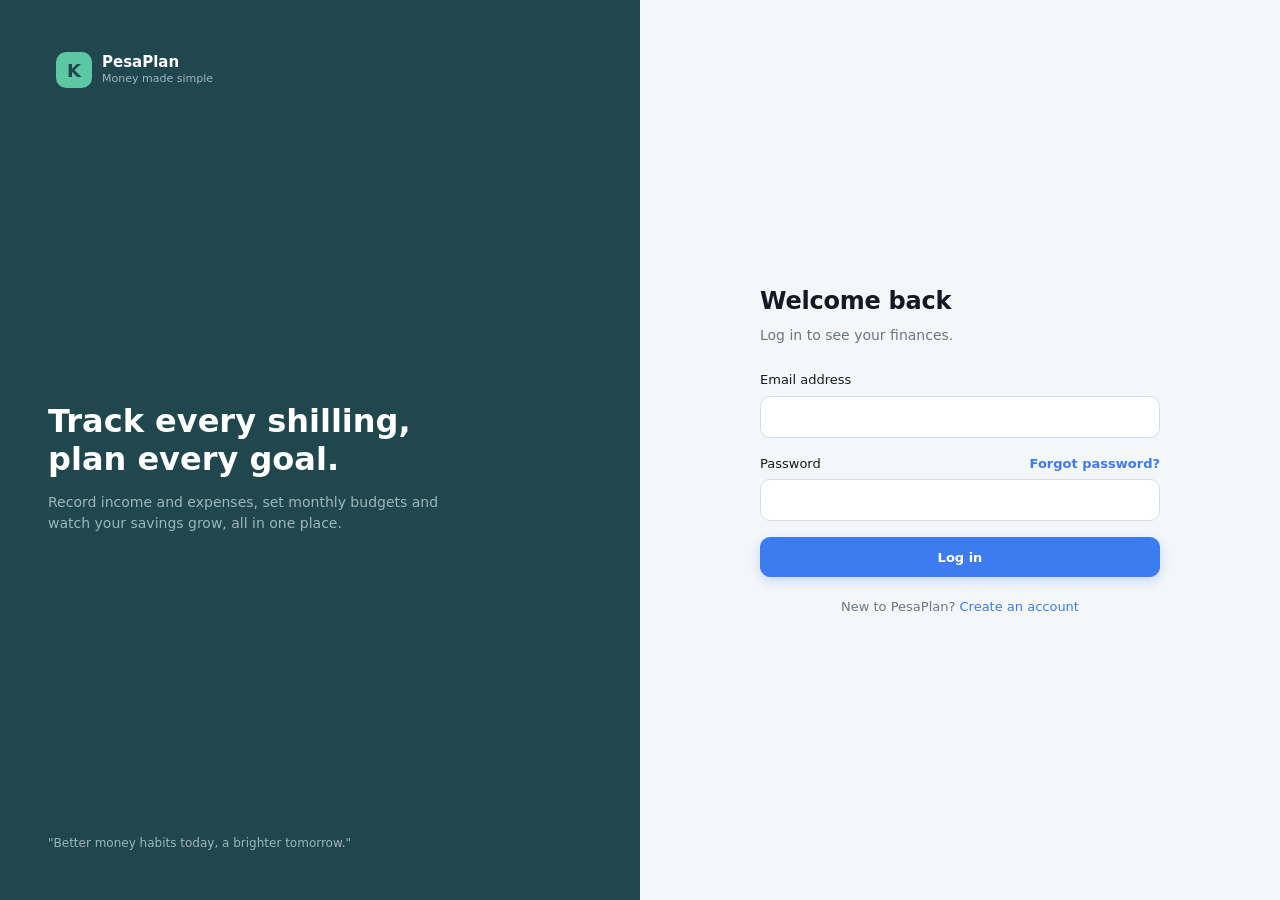
<file: index.html>
<!doctype html>
<html lang="en">
<head>
  <meta charset="utf-8">
  <title>PesaPlan</title>
  <meta http-equiv="refresh" content="0; url=pages/login.html">
</head>
<body>
  <p><a href="pages/login.html">Open PesaPlan</a></p>
</body>
</html>
</file>
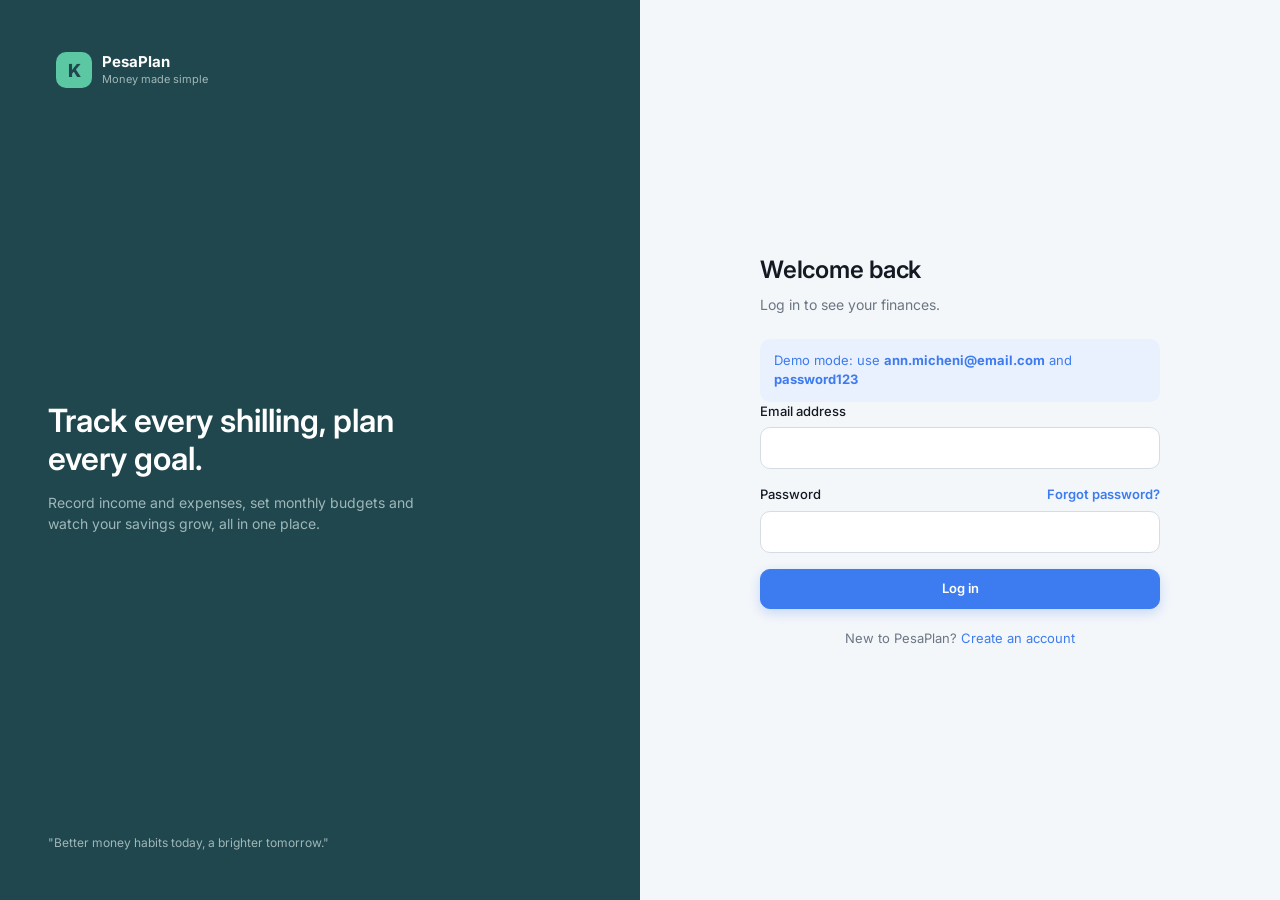
<file: pages/add-transaction.html>
<!doctype html>
<html lang="en">
<head>
  <meta charset="utf-8">
  <meta name="viewport" content="width=device-width, initial-scale=1">
  <title>Add transaction | PesaPlan</title>
  <link rel="icon" href="../assets/img/favicon.svg" type="image/svg+xml">
  <link rel="preconnect" href="https://fonts.googleapis.com">
  <link rel="preconnect" href="https://fonts.gstatic.com" crossorigin>
  <link href="https://fonts.googleapis.com/css2?family=Inter:wght@400;500;600;700;800&display=swap" rel="stylesheet">
  <link rel="stylesheet" href="../assets/css/base.css">
  <link rel="stylesheet" href="../assets/css/layout.css">
  <link rel="stylesheet" href="../assets/css/components.css">
  <link rel="stylesheet" href="../assets/css/pages.css">
</head>
<body>
  <div class="app">
    <aside id="sidebar" class="sidebar"></aside>
    <div class="main">
      <header id="topbar" class="topbar"></header>

      <main class="content">
        <nav class="breadcrumb" aria-label="Breadcrumb">
          <a href="dashboard.html">Dashboard</a><span>›</span>
          <a href="transactions.html">Transactions</a><span>›</span>
          <span class="current" id="crumb">Add transaction</span>
        </nav>
        <div class="page-header">
          <div>
            <h1 id="page-title">Add Transaction</h1>
            <p>Record income or expenses to keep your finances up to date.</p>
          </div>
        </div>

        <div class="tx-layout">
          <section class="card">
            <div class="card-header">
              <div>
                <h2>Transaction details</h2>
                <p>Fields marked with an asterisk are required.</p>
              </div>
            </div>

            <form id="tx-form" novalidate>
              <fieldset class="field" style="border:none;padding:0;margin:0">
                <legend class="label" style="margin-bottom:6px">Transaction type *</legend>
                <div class="choice-group">
                  <label class="choice expense">
                    <input type="radio" name="type" value="EXPENSE" checked>
                    <svg viewBox="0 0 24 24" fill="none" stroke="currentColor" stroke-width="2" stroke-linecap="round"><path d="M7 17 17 7M8 7h9v9"/></svg>
                    Expense<span class="radio"></span>
                  </label>
                  <label class="choice income">
                    <input type="radio" name="type" value="INCOME">
                    <svg viewBox="0 0 24 24" fill="none" stroke="currentColor" stroke-width="2" stroke-linecap="round"><path d="M17 7 7 17M16 17H7V8"/></svg>
                    Income<span class="radio"></span>
                  </label>
                </div>
              </fieldset>

              <div class="form-grid">
                <div class="field">
                  <label for="amount">Amount *</label>
                  <div class="input-group">
                    <span class="addon" id="currency-addon">KES</span>
                    <input class="input" id="amount" name="amount" type="number" inputmode="decimal" min="0.01" step="0.01" placeholder="0.00" required>
                  </div>
                </div>
                <div class="field">
                  <label for="categoryId">Category *</label>
                  <select class="select" id="categoryId" name="categoryId" required></select>
                  <span class="hint">Used for monthly spending reports</span>
                </div>
                <div class="field">
                  <label for="date">Date *</label>
                  <input class="input" id="date" name="date" type="date" required>
                </div>
                <div class="field">
                  <label for="paymentMethod">Account / payment method *</label>
                  <select class="select" id="paymentMethod" name="paymentMethod" required></select>
                </div>
                <div class="field full">
                  <div style="display:flex;justify-content:space-between">
                    <label for="description">Description or note</label>
                    <span class="hint" id="char-count">0 / 120</span>
                  </div>
                  <textarea class="textarea" id="description" name="description" maxlength="120" placeholder="Add a note..."></textarea>
                </div>
              </div>

              <div class="alert" id="form-error" hidden></div>

              <div class="tx-actions">
                <a class="btn" href="transactions.html">Cancel</a>
                <button class="btn btn-primary" type="submit" id="save-btn">
                  <svg viewBox="0 0 24 24" fill="none" stroke="currentColor" stroke-width="2" stroke-linecap="round"><path d="M20 6 9 17l-5-5"/></svg>
                  Save Transaction
                </button>
              </div>
            </form>
          </section>

          <aside>
            <section class="card summary-card">
              <div style="display:flex;justify-content:space-between;align-items:center">
                <h2>Transaction summary</h2>
                <span class="badge danger" id="sum-type">Expense</span>
              </div>
              <div class="small muted" style="margin-top:16px;text-transform:uppercase;letter-spacing:.04em">Total amount</div>
              <div class="total" id="sum-amount">KES 0.00</div>
              <dl>
                <dt>Category</dt><dd id="sum-category">Not chosen</dd>
                <dt>Account</dt><dd id="sum-method">Not chosen</dd>
                <dt>Date</dt><dd id="sum-date">Today</dd>
              </dl>
              <div class="balance-box" id="balance-box">
                <div class="label">Balance after saving</div>
                <div class="value" id="sum-balance">...</div>
              </div>
            </section>
            <div class="tip-card">
              <strong>Keep your reports accurate</strong>
              Choose the closest category so your budget and monthly insights stay useful.
            </div>
          </aside>
        </div>
      </main>
    </div>
  </div>
  <script type="module" src="../assets/js/pages/add-transaction.js"></script>
</body>
</html>
</file>
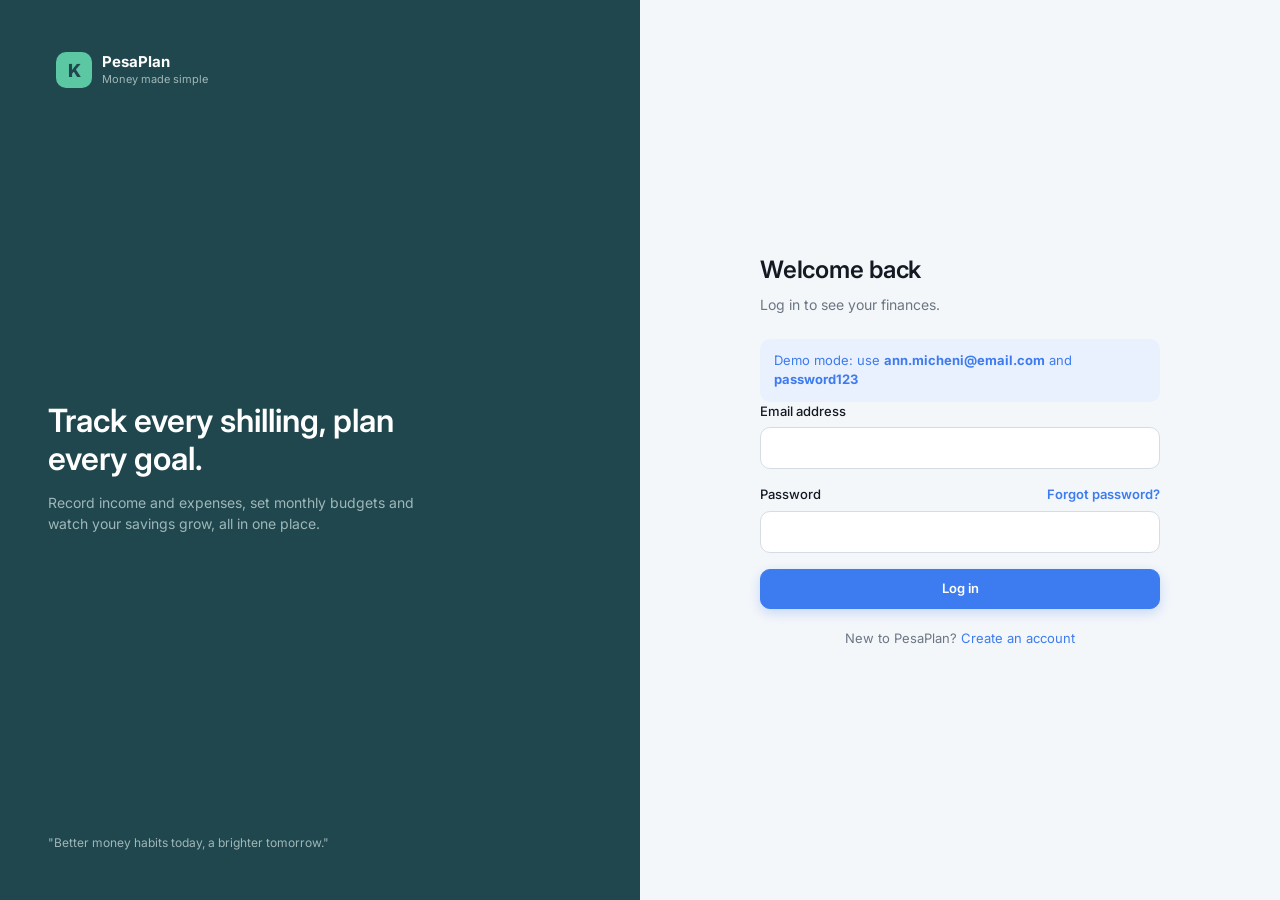
<file: pages/budgets.html>
<!doctype html>
<html lang="en">
<head>
  <meta charset="utf-8">
  <meta name="viewport" content="width=device-width, initial-scale=1">
  <title>Budgets | PesaPlan</title>
  <link rel="icon" href="../assets/img/favicon.svg" type="image/svg+xml">
  <link rel="preconnect" href="https://fonts.googleapis.com">
  <link rel="preconnect" href="https://fonts.gstatic.com" crossorigin>
  <link href="https://fonts.googleapis.com/css2?family=Inter:wght@400;500;600;700;800&display=swap" rel="stylesheet">
  <link rel="stylesheet" href="../assets/css/base.css">
  <link rel="stylesheet" href="../assets/css/layout.css">
  <link rel="stylesheet" href="../assets/css/components.css">
  <link rel="stylesheet" href="../assets/css/pages.css">
</head>
<body>
  <div class="app">
    <aside id="sidebar" class="sidebar"></aside>
    <div class="main">
      <header id="topbar" class="topbar"></header>

      <main class="content">
        <div class="page-header">
          <div>
            <h1>Budgets</h1>
            <p>Plan your spending and stay on track this month.</p>
          </div>
          <button class="btn btn-primary" id="create-budget">
            <svg viewBox="0 0 24 24" fill="none" stroke="currentColor" stroke-width="2" stroke-linecap="round"><path d="M12 5v14M5 12h14"/></svg>
            Create budget
          </button>
        </div>

        <section class="grid cols-3" id="stats">
          <div class="card skeleton" style="height:112px"></div>
          <div class="card skeleton" style="height:112px"></div>
          <div class="card skeleton" style="height:112px"></div>
        </section>

        <section class="budget-hero" style="margin-top:20px">
          <article class="card">
            <div class="card-header">
              <div>
                <h2>Monthly budget</h2>
                <p id="hero-period"></p>
              </div>
              <button class="btn" id="edit-limits">Edit limits</button>
            </div>
            <div class="monthly-budget" id="hero"></div>
          </article>

          <article class="card card-soft">
            <div class="insight-icon">
              <svg viewBox="0 0 24 24" fill="currentColor"><path d="M12 2l1.8 6.2L20 10l-6.2 1.8L12 18l-1.8-6.2L4 10l6.2-1.8z"/></svg>
            </div>
            <h2>Smart insight</h2>
            <p class="small muted" style="margin:6px 0 14px" id="insight">Loading...</p>
            <a class="small" href="reports.html"><strong>View spending report ›</strong></a>
          </article>
        </section>

        <section class="card">
          <div class="card-header">
            <div>
              <h2>Category budgets</h2>
              <p>Track spending against your limits</p>
            </div>
            <label class="sr-only" for="period">Month</label>
            <select class="select" id="period" style="width:180px"></select>
          </div>
          <div id="budget-rows"></div>
        </section>
      </main>
    </div>
  </div>
  <script type="module" src="../assets/js/pages/budgets.js"></script>
</body>
</html>
</file>
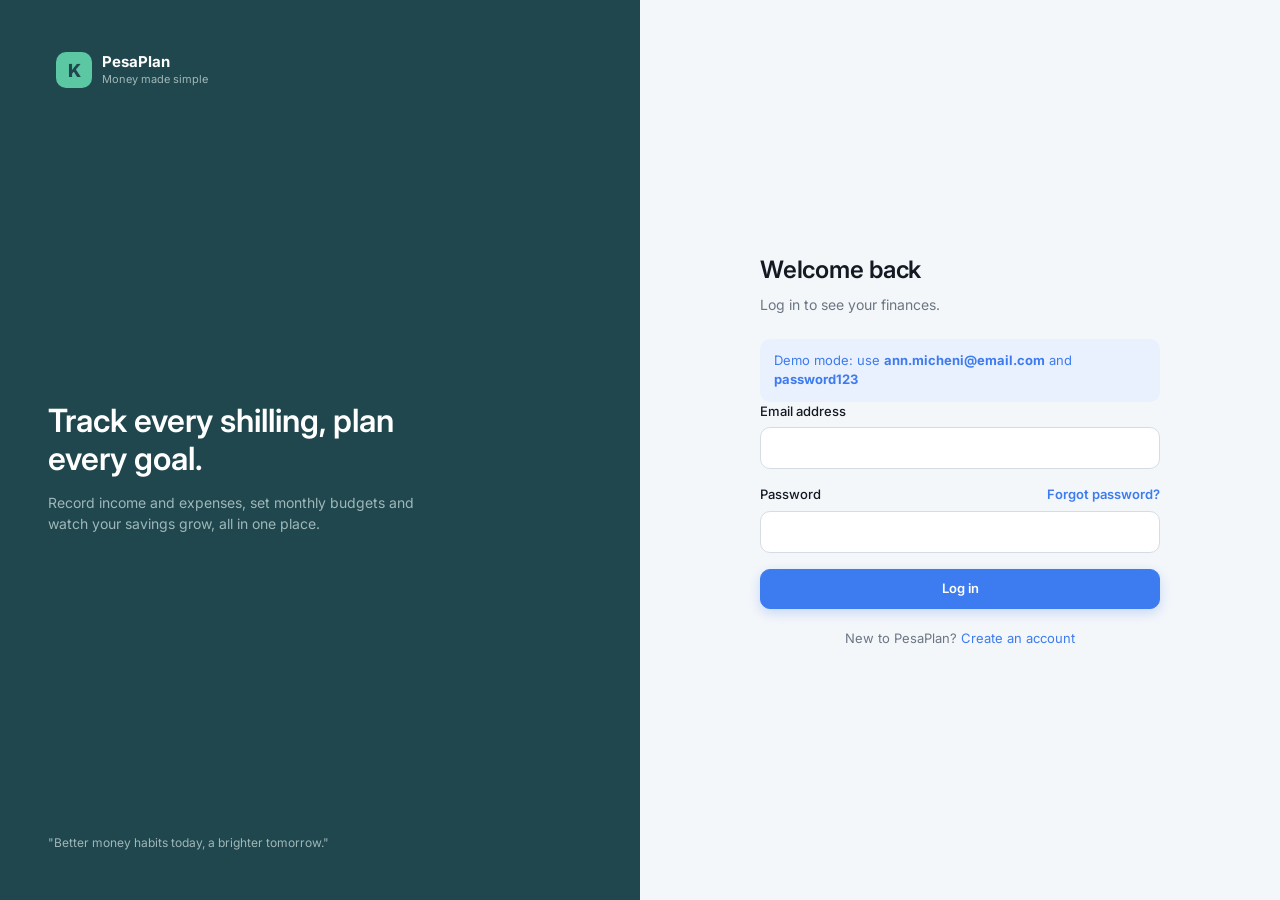
<file: pages/dashboard.html>
<!doctype html>
<html lang="en">
<head>
  <meta charset="utf-8">
  <meta name="viewport" content="width=device-width, initial-scale=1">
  <title>Dashboard | PesaPlan</title>
  <link rel="icon" href="../assets/img/favicon.svg" type="image/svg+xml">
  <link rel="preconnect" href="https://fonts.googleapis.com">
  <link rel="preconnect" href="https://fonts.gstatic.com" crossorigin>
  <link href="https://fonts.googleapis.com/css2?family=Inter:wght@400;500;600;700;800&display=swap" rel="stylesheet">
  <link rel="stylesheet" href="../assets/css/base.css">
  <link rel="stylesheet" href="../assets/css/layout.css">
  <link rel="stylesheet" href="../assets/css/components.css">
  <link rel="stylesheet" href="../assets/css/pages.css">
</head>
<body>
  <div class="app">
    <aside id="sidebar" class="sidebar"></aside>
    <div class="main">
      <header id="topbar" class="topbar"></header>

      <main class="content">
        <h1 class="sr-only">Dashboard</h1>

        <!-- Summary cards + primary action -->
        <section class="dash-top">
          <div class="grid cols-2" id="stats">
            <div class="card skeleton" style="height:112px"></div>
            <div class="card skeleton" style="height:112px"></div>
            <div class="card skeleton" style="height:112px"></div>
            <div class="card skeleton" style="height:112px"></div>
          </div>
          <a class="btn btn-primary dash-add" href="add-transaction.html">
            <svg viewBox="0 0 24 24" width="16" height="16" fill="none" stroke="currentColor" stroke-width="2" stroke-linecap="round"><path d="M12 5v14M5 12h14"/></svg>
            Add Transaction
          </a>
        </section>

        <!-- Charts row -->
        <section class="grid cols-3">
          <article class="card">
            <div class="card-header">
              <h2>Income vs Expenses</h2>
              <span class="badge neutral" id="period-badge"></span>
            </div>
            <div id="weekly-chart"></div>
          </article>

          <article class="card">
            <div class="card-header"><h2>Expenses Breakdown</h2></div>
            <div class="breakdown">
              <div id="expense-donut"></div>
              <div class="breakdown-list" id="expense-list"></div>
            </div>
          </article>

          <article class="card">
            <div class="card-header">
              <h2>Budget Utilization</h2>
              <a class="small" href="budgets.html">Manage</a>
            </div>
            <div id="budget-list"></div>
          </article>
        </section>

        <!-- Lists row -->
        <section class="grid dash-bottom">
          <article class="card">
            <div class="card-header">
              <h2>Recent Transactions</h2>
              <a class="small" href="transactions.html">View All</a>
            </div>
            <div class="table-wrap">
              <table class="table">
                <thead>
                  <tr><th>Date</th><th>Description</th><th>Category</th><th>Type</th><th class="right">Amount</th></tr>
                </thead>
                <tbody id="recent-body"></tbody>
              </table>
            </div>
          </article>

          <article class="card">
            <div class="card-header">
              <h2>Savings Goals</h2>
              <a class="small" href="savings.html">View All</a>
            </div>
            <div id="goal-list"></div>
          </article>
        </section>
      </main>
    </div>
  </div>
  <script type="module" src="../assets/js/pages/dashboard.js"></script>
</body>
</html>
</file>
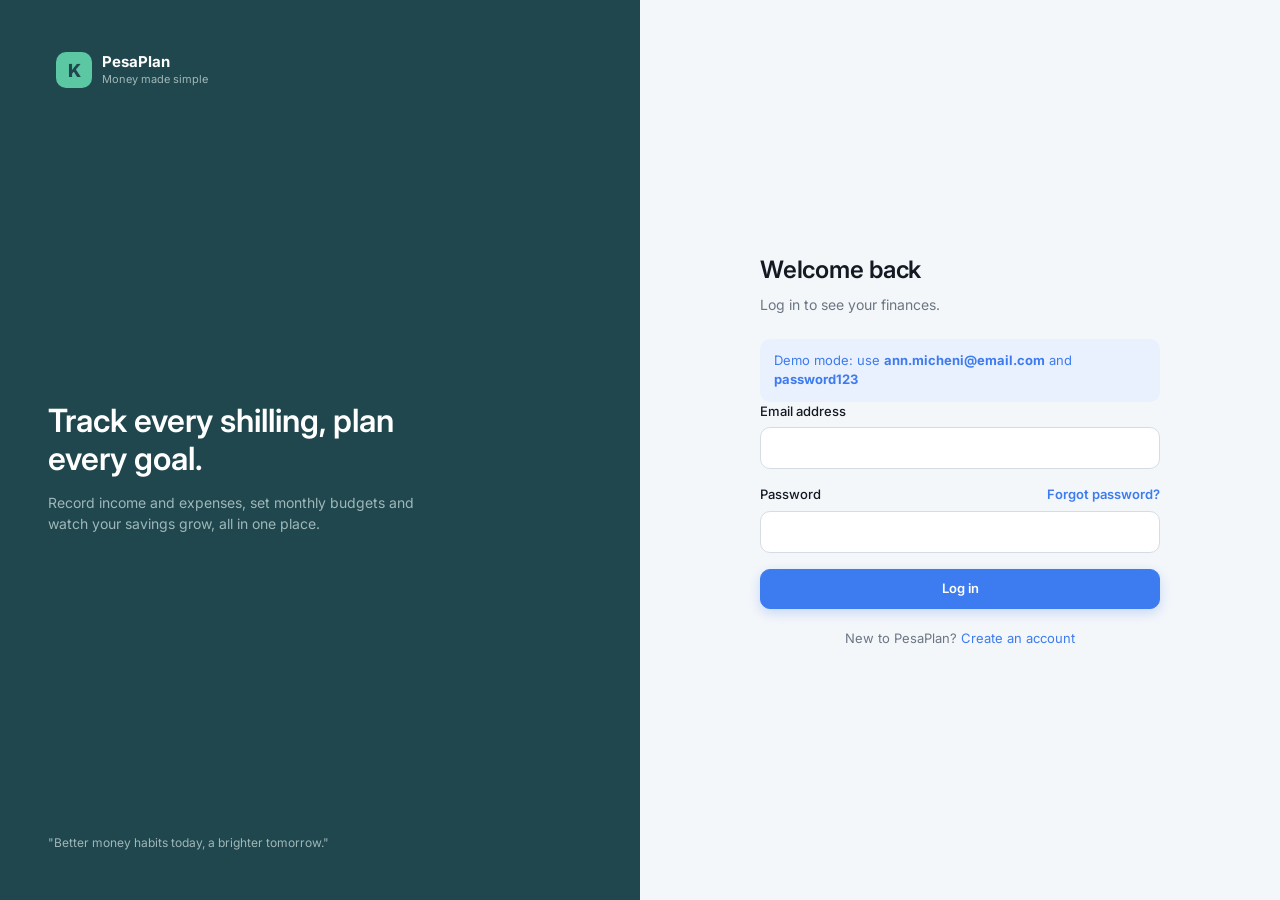
<file: pages/login.html>
<!doctype html>
<html lang="en">
<head>
  <meta charset="utf-8">
  <meta name="viewport" content="width=device-width, initial-scale=1">
  <title>Log in | PesaPlan</title>
  <link rel="icon" href="../assets/img/favicon.svg" type="image/svg+xml">
  <link rel="preconnect" href="https://fonts.googleapis.com">
  <link rel="preconnect" href="https://fonts.gstatic.com" crossorigin>
  <link href="https://fonts.googleapis.com/css2?family=Inter:wght@400;500;600;700;800&display=swap" rel="stylesheet">
  <link rel="stylesheet" href="../assets/css/base.css">
  <link rel="stylesheet" href="../assets/css/layout.css">
  <link rel="stylesheet" href="../assets/css/components.css">
</head>
<body>
  <div class="auth">
    <aside class="auth-aside">
      <a class="brand" href="login.html">
        <div class="brand-mark">K</div>
        <div><div class="brand-name">PesaPlan</div><div class="brand-tagline">Money made simple</div></div>
      </a>
      <div>
        <h2>Track every shilling, plan every goal.</h2>
        <p>Record income and expenses, set monthly budgets and watch your savings grow, all in one place.</p>
      </div>
      <p class="small">"Better money habits today, a brighter tomorrow."</p>
    </aside>

    <main class="auth-main">
      <div class="auth-card">
        <!-- Log in view -->
        <section id="login-view">
          <h1>Welcome back</h1>
          <p class="sub">Log in to see your finances.</p>
          <div class="alert info small" id="demo-hint" hidden>
            Demo mode: use <strong>ann.micheni@email.com</strong> and <strong>password123</strong>
          </div>
          <form id="login-form" novalidate>
            <div class="field">
              <label for="email">Email address</label>
              <input class="input" id="email" name="email" type="email" autocomplete="email" required>
            </div>
            <div class="field">
              <div style="display:flex;justify-content:space-between">
                <label for="password">Password</label>
                <button type="button" class="btn-link small" id="show-reset">Forgot password?</button>
              </div>
              <input class="input" id="password" name="password" type="password" autocomplete="current-password" required>
            </div>
            <div class="alert" id="login-error" hidden></div>
            <button class="btn btn-primary btn-block" type="submit">Log in</button>
          </form>
          <p class="switch-link">New to PesaPlan? <a href="register.html">Create an account</a></p>
        </section>

        <!-- Reset password view (extends Log In) -->
        <section id="reset-view" hidden>
          <h1>Reset your password</h1>
          <p class="sub">Enter your email and we'll send you a reset link.</p>
          <form id="reset-form" novalidate>
            <div class="field">
              <label for="reset-email">Email address</label>
              <input class="input" id="reset-email" name="email" type="email" autocomplete="email" required>
            </div>
            <div class="alert success" id="reset-done" hidden></div>
            <button class="btn btn-primary btn-block" type="submit">Send reset link</button>
          </form>
          <p class="switch-link"><button class="btn-link" id="back-to-login">Back to log in</button></p>
        </section>
      </div>
    </main>
  </div>
  <script type="module" src="../assets/js/pages/login.js"></script>
</body>
</html>
</file>
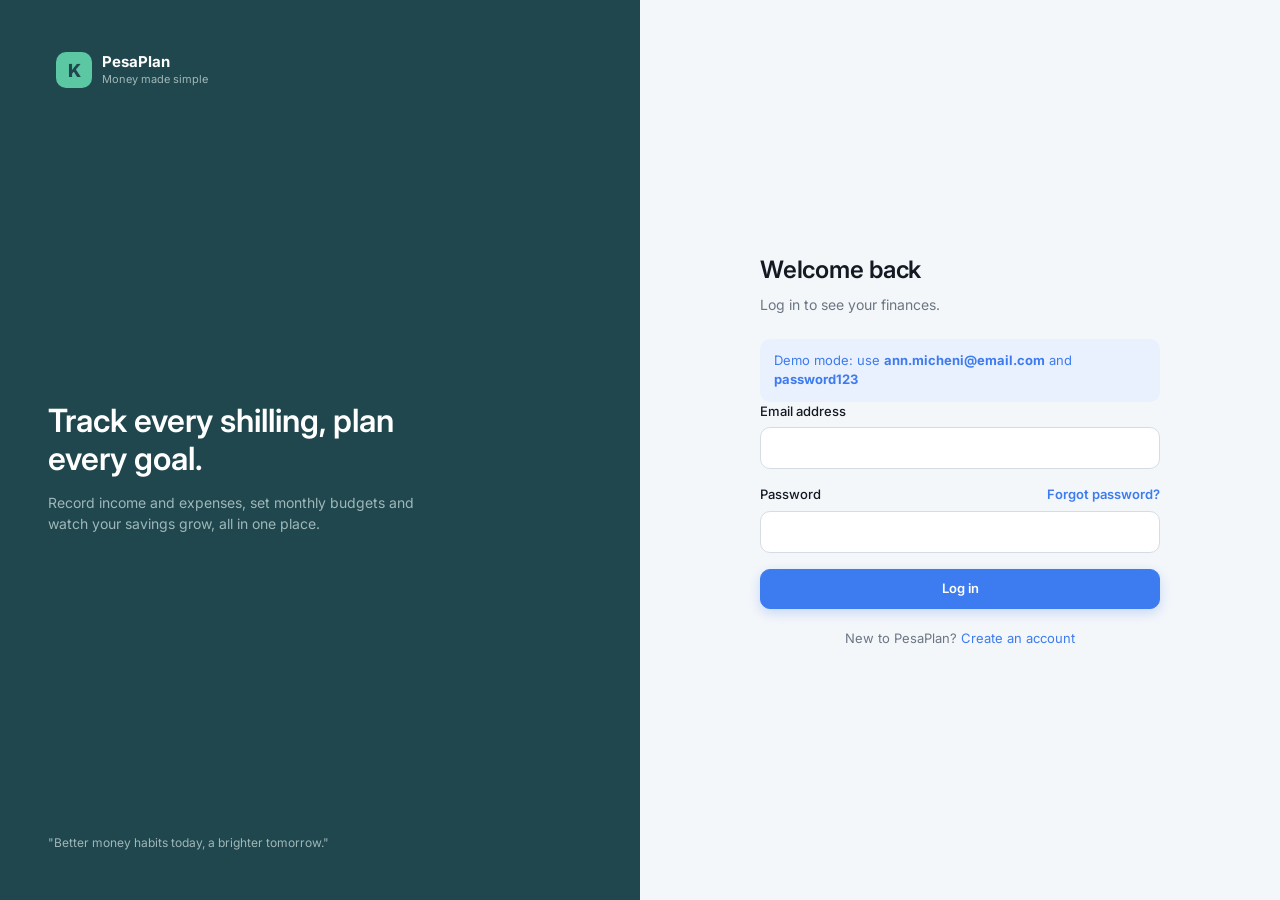
<file: pages/profile.html>
<!doctype html>
<html lang="en">
<head>
  <meta charset="utf-8">
  <meta name="viewport" content="width=device-width, initial-scale=1">
  <title>Profile | PesaPlan</title>
  <link rel="icon" href="../assets/img/favicon.svg" type="image/svg+xml">
  <link rel="preconnect" href="https://fonts.googleapis.com">
  <link rel="preconnect" href="https://fonts.gstatic.com" crossorigin>
  <link href="https://fonts.googleapis.com/css2?family=Inter:wght@400;500;600;700;800&display=swap" rel="stylesheet">
  <link rel="stylesheet" href="../assets/css/base.css">
  <link rel="stylesheet" href="../assets/css/layout.css">
  <link rel="stylesheet" href="../assets/css/components.css">
  <link rel="stylesheet" href="../assets/css/pages.css">
</head>
<body>
  <div class="app">
    <aside id="sidebar" class="sidebar"></aside>
    <div class="main">
      <header id="topbar" class="topbar"></header>

      <main class="content">
        <div class="page-header">
          <div>
            <h1>Profile</h1>
            <p>Manage your personal information and account preferences.</p>
          </div>
        </div>

        <div class="profile-layout">
          <section class="card profile-card">
            <div class="avatar" id="p-avatar"></div>
            <div class="name" id="p-name"></div>
            <div class="small muted" id="p-email"></div>
            <div class="small faint" id="p-since"></div>
            <div class="profile-stats">
              <div><strong id="p-tx">...</strong><span class="small faint">Transactions</span></div>
              <div><strong id="p-goals">...</strong><span class="small faint">Savings goals</span></div>
            </div>
          </section>

          <section class="card">
            <div class="card-header">
              <div>
                <h2>Personal information</h2>
                <p>Update your personal details here</p>
              </div>
              <button class="btn" id="edit-toggle">
                <svg viewBox="0 0 24 24" fill="none" stroke="currentColor" stroke-width="2" stroke-linecap="round"><path d="M12 20h9"/><path d="M16.5 3.5a2.1 2.1 0 0 1 3 3L7 19l-4 1 1-4Z"/></svg>
                Edit profile
              </button>
            </div>

            <form id="profile-form" novalidate>
              <fieldset id="profile-fields" disabled style="border:none;padding:0;margin:0">
                <div class="form-grid">
                  <div class="field">
                    <label for="firstName">First name</label>
                    <input class="input" id="firstName" name="firstName" autocomplete="given-name">
                  </div>
                  <div class="field">
                    <label for="lastName">Last name</label>
                    <input class="input" id="lastName" name="lastName" autocomplete="family-name">
                  </div>
                  <div class="field">
                    <label for="email">Email address</label>
                    <input class="input" id="email" name="email" type="email" autocomplete="email">
                  </div>
                  <div class="field">
                    <label for="phone">Phone number</label>
                    <input class="input" id="phone" name="phone" type="tel" autocomplete="tel" placeholder="+254 7XX XXX XXX">
                  </div>
                  <div class="field">
                    <label for="country">Country</label>
                    <select class="select" id="country" name="country">
                      <option>Kenya</option><option>Uganda</option><option>Tanzania</option>
                      <option>Rwanda</option><option>Ethiopia</option><option>Other</option>
                    </select>
                  </div>
                  <div class="field">
                    <label for="currency">Preferred currency</label>
                    <select class="select" id="currency" name="currency"></select>
                  </div>
                </div>
              </fieldset>
              <div class="form-actions" id="form-actions" hidden>
                <button type="button" class="btn" id="cancel-edit">Cancel</button>
                <button type="submit" class="btn btn-primary" id="save-profile">Save changes</button>
              </div>
            </form>
          </section>
        </div>
      </main>
    </div>
  </div>
  <script type="module" src="../assets/js/pages/profile.js"></script>
</body>
</html>
</file>
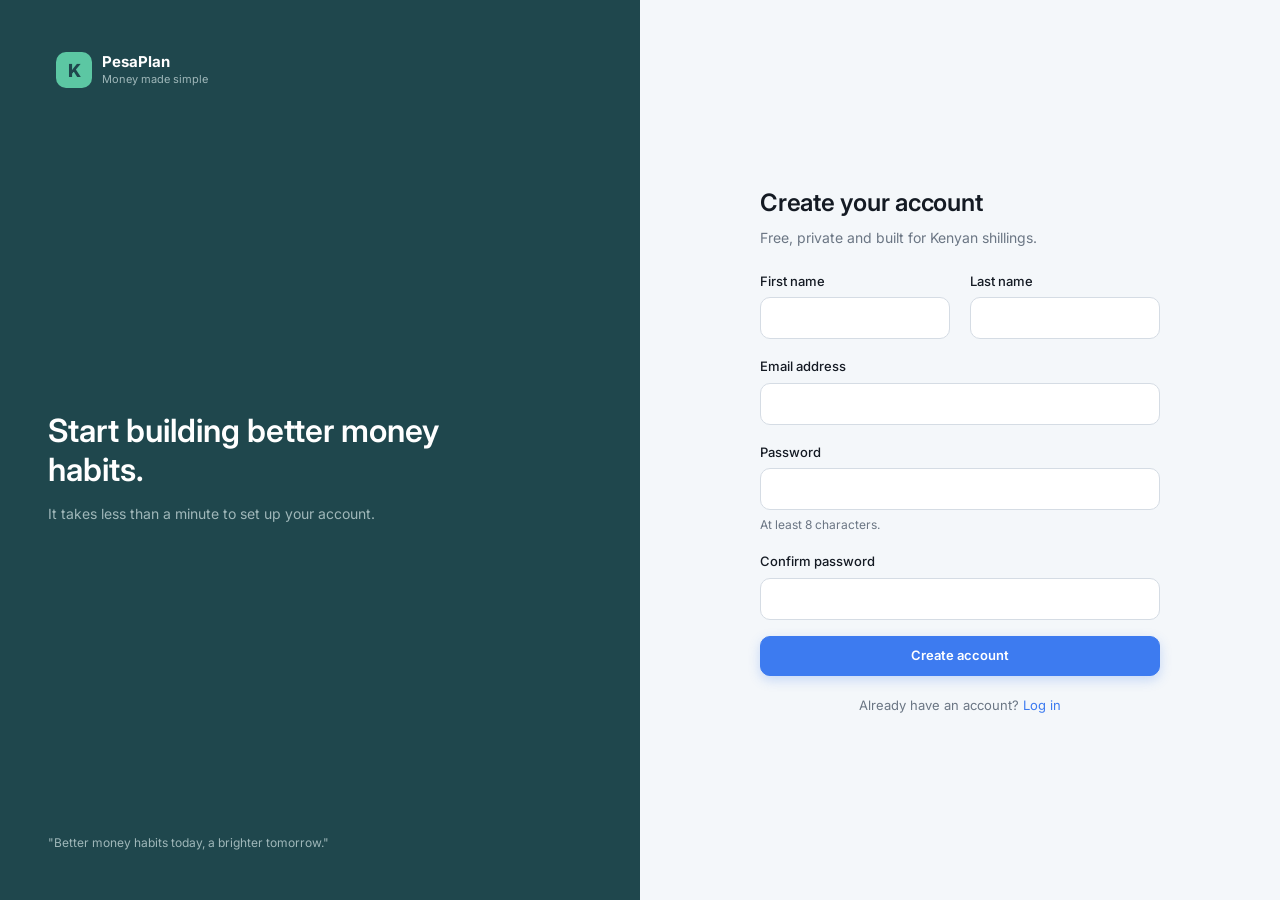
<file: pages/register.html>
<!doctype html>
<html lang="en">
<head>
  <meta charset="utf-8">
  <meta name="viewport" content="width=device-width, initial-scale=1">
  <title>Create account | PesaPlan</title>
  <link rel="icon" href="../assets/img/favicon.svg" type="image/svg+xml">
  <link rel="preconnect" href="https://fonts.googleapis.com">
  <link rel="preconnect" href="https://fonts.gstatic.com" crossorigin>
  <link href="https://fonts.googleapis.com/css2?family=Inter:wght@400;500;600;700;800&display=swap" rel="stylesheet">
  <link rel="stylesheet" href="../assets/css/base.css">
  <link rel="stylesheet" href="../assets/css/layout.css">
  <link rel="stylesheet" href="../assets/css/components.css">
</head>
<body>
  <div class="auth">
    <aside class="auth-aside">
      <a class="brand" href="login.html">
        <div class="brand-mark">K</div>
        <div><div class="brand-name">PesaPlan</div><div class="brand-tagline">Money made simple</div></div>
      </a>
      <div>
        <h2>Start building better money habits.</h2>
        <p>It takes less than a minute to set up your account.</p>
      </div>
      <p class="small">"Better money habits today, a brighter tomorrow."</p>
    </aside>

    <main class="auth-main">
      <div class="auth-card">
        <h1>Create your account</h1>
        <p class="sub">Free, private and built for Kenyan shillings.</p>
        <form id="register-form" novalidate>
          <div class="form-grid">
            <div class="field">
              <label for="firstName">First name</label>
              <input class="input" id="firstName" name="firstName" autocomplete="given-name" required>
            </div>
            <div class="field">
              <label for="lastName">Last name</label>
              <input class="input" id="lastName" name="lastName" autocomplete="family-name" required>
            </div>
            <div class="field full">
              <label for="email">Email address</label>
              <input class="input" id="email" name="email" type="email" autocomplete="email" required>
            </div>
            <div class="field full">
              <label for="password">Password</label>
              <input class="input" id="password" name="password" type="password" autocomplete="new-password" minlength="8" required>
              <span class="hint">At least 8 characters.</span>
            </div>
            <div class="field full">
              <label for="confirm">Confirm password</label>
              <input class="input" id="confirm" name="confirm" type="password" autocomplete="new-password" required>
            </div>
          </div>
          <div class="alert" id="register-error" hidden></div>
          <button class="btn btn-primary btn-block" type="submit">Create account</button>
        </form>
        <p class="switch-link">Already have an account? <a href="login.html">Log in</a></p>
      </div>
    </main>
  </div>
  <script type="module" src="../assets/js/pages/register.js"></script>
</body>
</html>
</file>
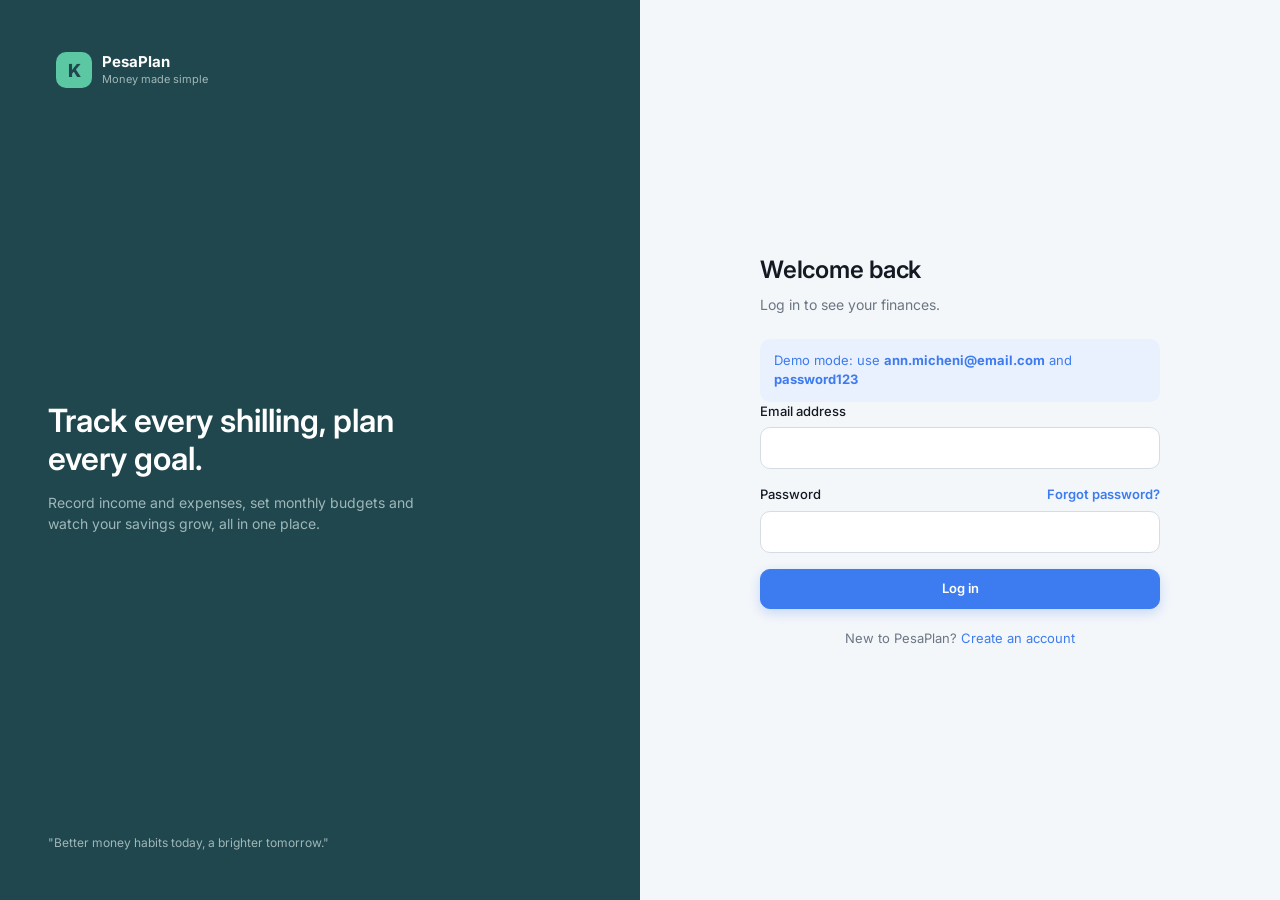
<file: pages/reports.html>
<!doctype html>
<html lang="en">
<head>
  <meta charset="utf-8">
  <meta name="viewport" content="width=device-width, initial-scale=1">
  <title>Reports and analytics | PesaPlan</title>
  <link rel="icon" href="../assets/img/favicon.svg" type="image/svg+xml">
  <link rel="preconnect" href="https://fonts.googleapis.com">
  <link rel="preconnect" href="https://fonts.gstatic.com" crossorigin>
  <link href="https://fonts.googleapis.com/css2?family=Inter:wght@400;500;600;700;800&display=swap" rel="stylesheet">
  <link rel="stylesheet" href="../assets/css/base.css">
  <link rel="stylesheet" href="../assets/css/layout.css">
  <link rel="stylesheet" href="../assets/css/components.css">
  <link rel="stylesheet" href="../assets/css/pages.css">
</head>
<body>
  <div class="app">
    <aside id="sidebar" class="sidebar"></aside>
    <div class="main">
      <header id="topbar" class="topbar"></header>

      <main class="content">
        <div class="page-header">
          <div>
            <h1>Reports &amp; analytics</h1>
            <p>Understand your money and make more confident decisions.</p>
          </div>
          <div class="page-header-actions">
            <label class="sr-only" for="months">Report period</label>
            <select class="select" id="months" style="width:160px">
              <option value="3">Last 3 months</option>
              <option value="6" selected>Last 6 months</option>
              <option value="12">Last 12 months</option>
            </select>
            <!-- Export Report extends Generate Report -->
            <button class="btn" id="export">
              <svg viewBox="0 0 24 24" fill="none" stroke="currentColor" stroke-width="2" stroke-linecap="round"><path d="M12 3v12M7 10l5 5 5-5M5 21h14"/></svg>
              Export
            </button>
          </div>
        </div>

        <section class="grid cols-4" id="stats">
          <div class="card skeleton" style="height:112px"></div>
          <div class="card skeleton" style="height:112px"></div>
          <div class="card skeleton" style="height:112px"></div>
          <div class="card skeleton" style="height:112px"></div>
        </section>

        <section class="grid reports-row" style="margin-top:20px">
          <article class="card">
            <div class="card-header">
              <div><h2>Cash flow</h2><p>Income and expenses over time</p></div>
            </div>
            <div id="cashflow-chart"></div>
          </article>

          <article class="card">
            <div class="card-header">
              <div><h2>Spending breakdown</h2><p id="breakdown-period"></p></div>
            </div>
            <div class="reports-donut">
              <div id="breakdown-donut"></div>
              <div class="breakdown-list" id="breakdown-list"></div>
            </div>
          </article>
        </section>

        <section class="grid reports-row">
          <article class="card">
            <div class="card-header">
              <div><h2>Top spending categories</h2><p id="top-period">Where your money went</p></div>
            </div>
            <div id="top-list"></div>
          </article>

          <article class="card card-soft health-card" id="health"></article>
        </section>
      </main>
    </div>
  </div>
  <script type="module" src="../assets/js/pages/reports.js"></script>
</body>
</html>
</file>
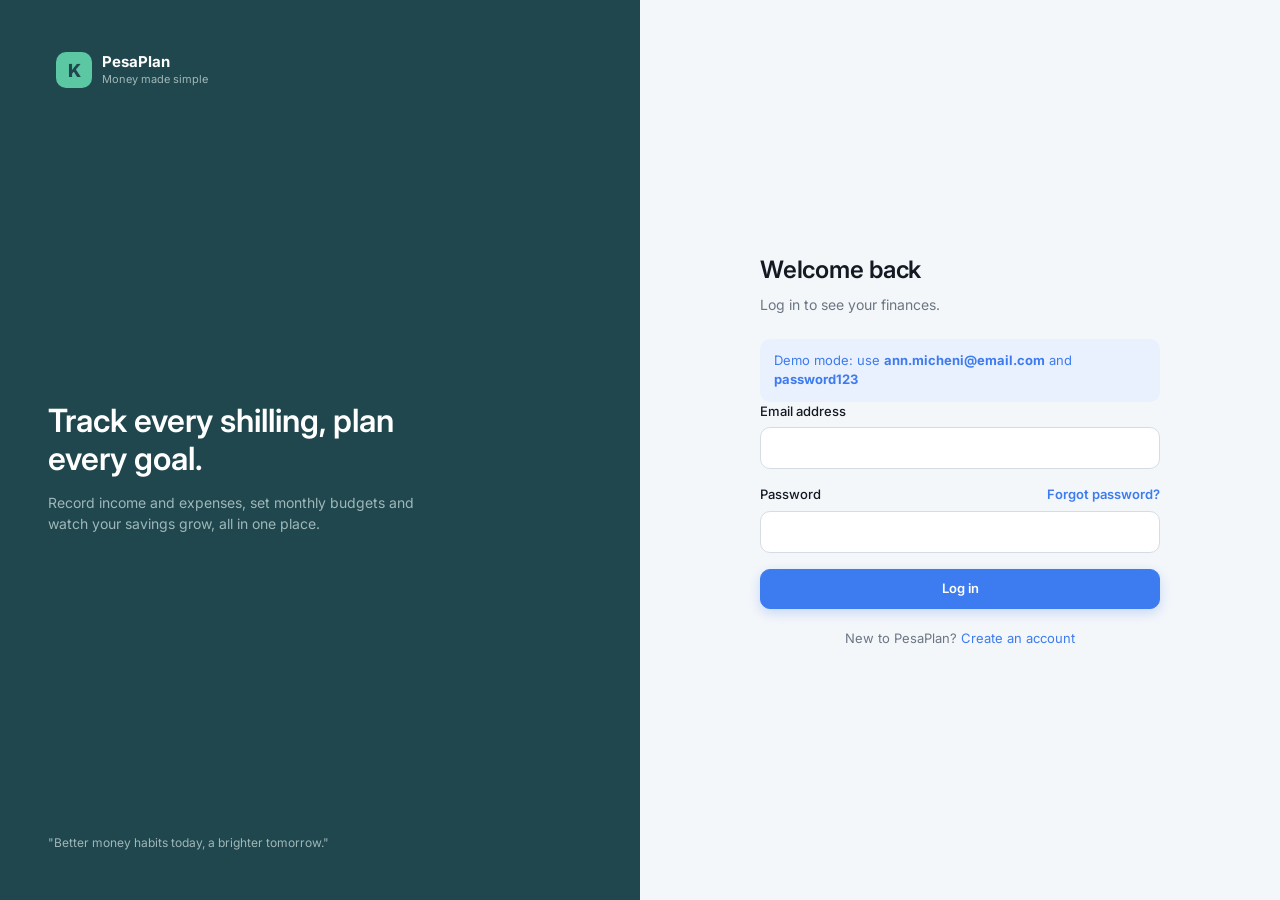
<file: pages/savings.html>
<!doctype html>
<html lang="en">
<head>
  <meta charset="utf-8">
  <meta name="viewport" content="width=device-width, initial-scale=1">
  <title>Savings | PesaPlan</title>
  <link rel="icon" href="../assets/img/favicon.svg" type="image/svg+xml">
  <link rel="preconnect" href="https://fonts.googleapis.com">
  <link rel="preconnect" href="https://fonts.gstatic.com" crossorigin>
  <link href="https://fonts.googleapis.com/css2?family=Inter:wght@400;500;600;700;800&display=swap" rel="stylesheet">
  <link rel="stylesheet" href="../assets/css/base.css">
  <link rel="stylesheet" href="../assets/css/layout.css">
  <link rel="stylesheet" href="../assets/css/components.css">
  <link rel="stylesheet" href="../assets/css/pages.css">
</head>
<body>
  <div class="app">
    <aside id="sidebar" class="sidebar"></aside>
    <div class="main">
      <header id="topbar" class="topbar"></header>

      <main class="content">
        <div class="page-header">
          <div>
            <h1>Savings</h1>
            <p>Build healthy habits and make every goal achievable.</p>
          </div>
          <button class="btn btn-primary" id="new-goal">
            <svg viewBox="0 0 24 24" fill="none" stroke="currentColor" stroke-width="2" stroke-linecap="round"><path d="M12 5v14M5 12h14"/></svg>
            New savings goal
          </button>
        </div>

        <section class="grid cols-3" id="stats">
          <div class="card skeleton" style="height:112px"></div>
          <div class="card skeleton" style="height:112px"></div>
          <div class="card skeleton" style="height:112px"></div>
        </section>

        <section class="goals-area" style="margin-top:20px">
          <div>
            <div class="section-title">
              <div>
                <h2>Your savings goals</h2>
                <p>Small steps add up to big results</p>
              </div>
            </div>
            <div class="goal-cards" id="goal-cards"></div>
          </div>
          <article class="card card-soft streak-card" id="streak"></article>
        </section>

        <section class="card">
          <div class="card-header">
            <div>
              <h2>Recent savings activity</h2>
              <p>Your latest goal contributions</p>
            </div>
          </div>
          <div id="activity"></div>
        </section>
      </main>
    </div>
  </div>
  <script type="module" src="../assets/js/pages/savings.js"></script>
</body>
</html>
</file>
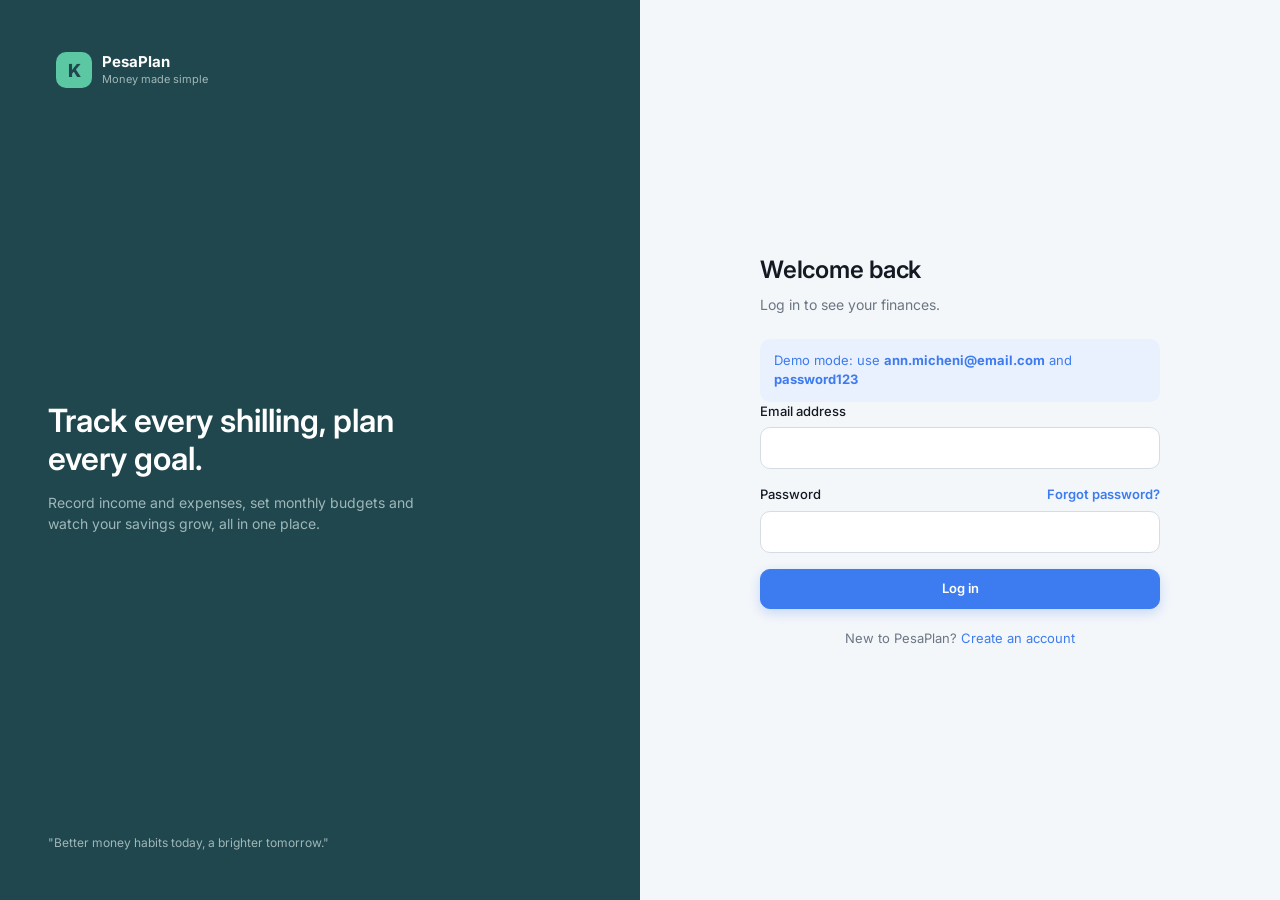
<file: pages/settings.html>
<!doctype html>
<html lang="en">
<head>
  <meta charset="utf-8">
  <meta name="viewport" content="width=device-width, initial-scale=1">
  <title>Settings | PesaPlan</title>
  <link rel="icon" href="../assets/img/favicon.svg" type="image/svg+xml">
  <link rel="preconnect" href="https://fonts.googleapis.com">
  <link rel="preconnect" href="https://fonts.gstatic.com" crossorigin>
  <link href="https://fonts.googleapis.com/css2?family=Inter:wght@400;500;600;700;800&display=swap" rel="stylesheet">
  <link rel="stylesheet" href="../assets/css/base.css">
  <link rel="stylesheet" href="../assets/css/layout.css">
  <link rel="stylesheet" href="../assets/css/components.css">
  <link rel="stylesheet" href="../assets/css/pages.css">
</head>
<body>
  <div class="app">
    <aside id="sidebar" class="sidebar"></aside>
    <div class="main">
      <header id="topbar" class="topbar"></header>

      <main class="content">
        <div class="page-header">
          <div>
            <h1>Settings</h1>
            <p>Customize your account and how PesaPlan works for you.</p>
          </div>
        </div>

        <div class="settings-layout">
          <nav class="card side-tabs" aria-label="Settings sections" id="tabs">
            <button class="side-tab active" data-tab="general">
              <svg viewBox="0 0 24 24" fill="none" stroke="currentColor" stroke-width="1.8" stroke-linecap="round"><circle cx="12" cy="8" r="4"/><path d="M4 21a8 8 0 0 1 16 0"/></svg>
              General<svg class="chev" viewBox="0 0 24 24" fill="none" stroke="currentColor" stroke-width="2"><path d="m9 6 6 6-6 6"/></svg>
            </button>
            <button class="side-tab" data-tab="notifications">
              <svg viewBox="0 0 24 24" fill="none" stroke="currentColor" stroke-width="1.8" stroke-linecap="round"><path d="M6 8a6 6 0 0 1 12 0c0 7 3 9 3 9H3s3-2 3-9"/><path d="M10.3 21a1.9 1.9 0 0 0 3.4 0"/></svg>
              Notifications<svg class="chev" viewBox="0 0 24 24" fill="none" stroke="currentColor" stroke-width="2"><path d="m9 6 6 6-6 6"/></svg>
            </button>
            <button class="side-tab" data-tab="security">
              <svg viewBox="0 0 24 24" fill="none" stroke="currentColor" stroke-width="1.8" stroke-linecap="round"><path d="M12 22s8-4 8-10V5l-8-3-8 3v7c0 6 8 10 8 10Z"/></svg>
              Security<svg class="chev" viewBox="0 0 24 24" fill="none" stroke="currentColor" stroke-width="2"><path d="m9 6 6 6-6 6"/></svg>
            </button>
          </nav>

          <div>
            <!-- General -->
            <section class="card settings-panel" data-panel="general">
              <div class="card-header">
                <div><h2>General</h2><p>Set your language, currency and display preferences.</p></div>
              </div>
              <form id="general-form" novalidate>
                <div class="field">
                  <label for="language">Language</label>
                  <select class="select" id="language" name="language">
                    <option value="en">English</option>
                    <option value="sw">Kiswahili</option>
                  </select>
                </div>
                <div class="field">
                  <label for="currency">Default currency</label>
                  <select class="select" id="currency" name="currency"></select>
                </div>
                <div class="setting-row" style="max-width:640px">
                  <div>
                    <div class="label">Start of the week</div>
                    <div class="hint">Choose which day your weekly reports begin.</div>
                  </div>
                  <select class="select control" name="weekStart" aria-label="Start of the week">
                    <option value="MONDAY">Monday</option>
                    <option value="SUNDAY">Sunday</option>
                  </select>
                </div>
                <div class="setting-row" style="max-width:640px">
                  <div>
                    <div class="label">Compact number format</div>
                    <div class="hint" id="compact-example">Display KSh 125,000 as KSh 125k.</div>
                  </div>
                  <label class="switch"><input type="checkbox" name="compactNumbers" aria-label="Compact number format"><span class="track"></span></label>
                </div>
                <div class="form-actions" style="border-top:1px solid var(--border);padding-top:18px">
                  <button class="btn btn-primary" type="submit" id="save-general">Save changes</button>
                </div>
              </form>
            </section>

            <!-- Notifications -->
            <section class="card settings-panel" data-panel="notifications" hidden>
              <div class="card-header">
                <div><h2>Notifications</h2><p>Choose which alerts PesaPlan shows you.</p></div>
              </div>
              <form id="notify-form" novalidate>
                <div class="setting-row">
                  <div>
                    <div class="label">Budget alerts</div>
                    <div class="hint">Alert me when a category budget reaches 80% or is exceeded.</div>
                  </div>
                  <label class="switch"><input type="checkbox" name="budgetAlerts" aria-label="Budget alerts"><span class="track"></span></label>
                </div>
                <div class="setting-row">
                  <div>
                    <div class="label">Savings goal reminders</div>
                    <div class="hint">Remind me if I haven't added money to a goal this month.</div>
                  </div>
                  <label class="switch"><input type="checkbox" name="goalReminders" aria-label="Savings goal reminders"><span class="track"></span></label>
                </div>
                <div class="form-actions" style="border-top:1px solid var(--border);padding-top:18px">
                  <button class="btn btn-primary" type="submit" id="save-notify">Save changes</button>
                </div>
              </form>
            </section>

            <!-- Security -->
            <section class="card settings-panel" data-panel="security" hidden>
              <div class="card-header">
                <div><h2>Security</h2><p>Change your password. You'll stay logged in on this device.</p></div>
              </div>
              <form id="password-form" novalidate>
                <div class="field">
                  <label for="currentPassword">Current password</label>
                  <input class="input" id="currentPassword" name="currentPassword" type="password" autocomplete="current-password">
                </div>
                <div class="field">
                  <label for="newPassword">New password</label>
                  <input class="input" id="newPassword" name="newPassword" type="password" autocomplete="new-password">
                  <span class="hint">At least 8 characters.</span>
                </div>
                <div class="field">
                  <label for="confirmPassword">Confirm new password</label>
                  <input class="input" id="confirmPassword" name="confirmPassword" type="password" autocomplete="new-password">
                </div>
                <div class="form-actions" style="border-top:1px solid var(--border);padding-top:18px">
                  <button class="btn btn-primary" type="submit" id="save-password">Update password</button>
                </div>
              </form>
            </section>

            <section class="card danger-zone">
              <div>
                <h2>Delete account</h2>
                <p class="small muted">Permanently remove your account and all financial data.</p>
              </div>
              <button class="btn btn-danger-outline" id="delete-account">Delete account</button>
            </section>
          </div>
        </div>
      </main>
    </div>
  </div>
  <script type="module" src="../assets/js/pages/settings.js"></script>
</body>
</html>
</file>
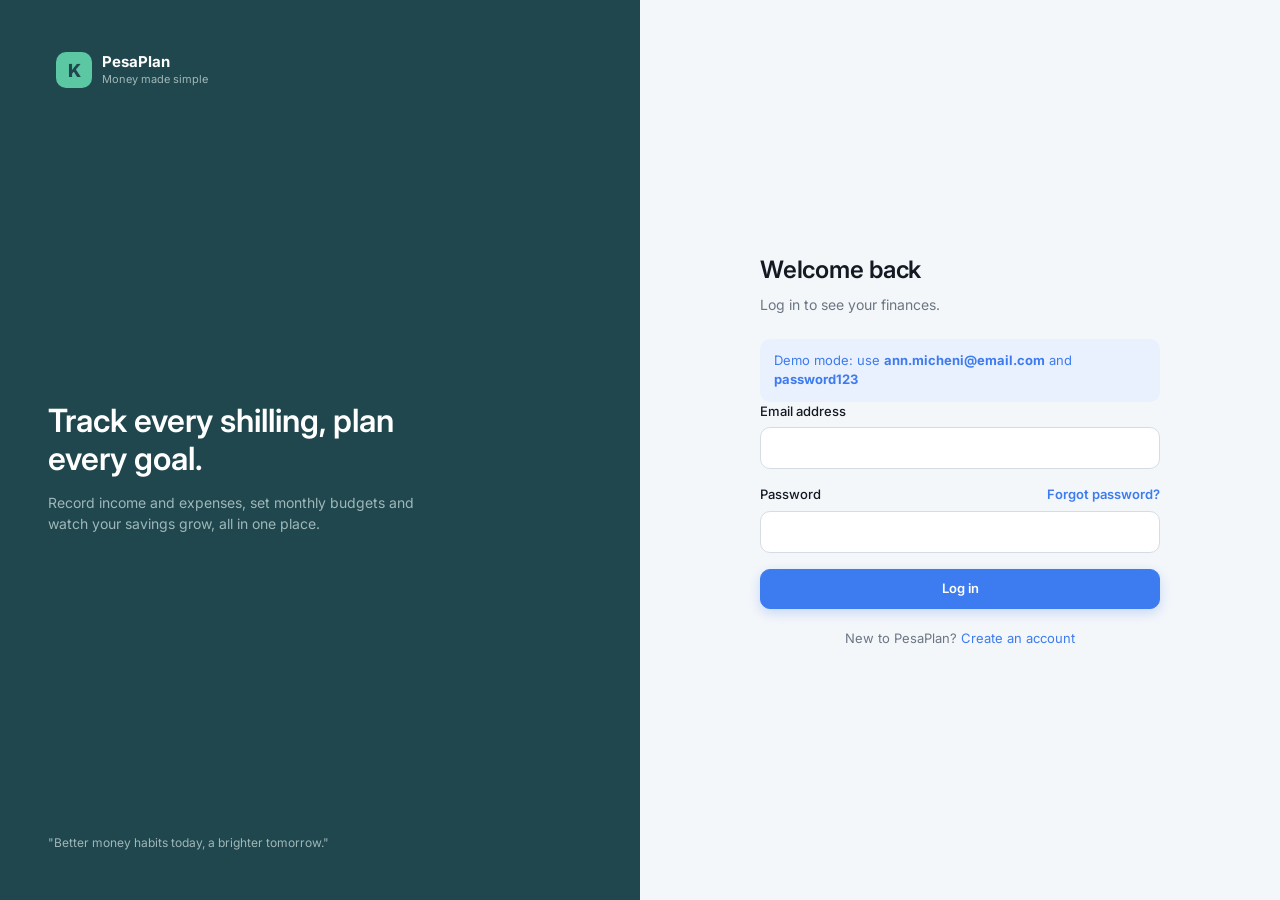
<file: pages/transactions.html>
<!doctype html>
<html lang="en">
<head>
  <meta charset="utf-8">
  <meta name="viewport" content="width=device-width, initial-scale=1">
  <title>Transactions | PesaPlan</title>
  <link rel="icon" href="../assets/img/favicon.svg" type="image/svg+xml">
  <link rel="preconnect" href="https://fonts.googleapis.com">
  <link rel="preconnect" href="https://fonts.gstatic.com" crossorigin>
  <link href="https://fonts.googleapis.com/css2?family=Inter:wght@400;500;600;700;800&display=swap" rel="stylesheet">
  <link rel="stylesheet" href="../assets/css/base.css">
  <link rel="stylesheet" href="../assets/css/layout.css">
  <link rel="stylesheet" href="../assets/css/components.css">
  <link rel="stylesheet" href="../assets/css/pages.css">
</head>
<body>
  <div class="app">
    <aside id="sidebar" class="sidebar"></aside>
    <div class="main">
      <header id="topbar" class="topbar"></header>

      <main class="content">
        <div class="page-header">
          <div>
            <h1>Transactions</h1>
            <p>Every shilling in and out, in one place.</p>
          </div>
          <a class="btn btn-primary" href="add-transaction.html">
            <svg viewBox="0 0 24 24" width="16" height="16" fill="none" stroke="currentColor" stroke-width="2" stroke-linecap="round"><path d="M12 5v14M5 12h14"/></svg>
            Add Transaction
          </a>
        </div>

        <section class="card">
          <!-- Filter Transactions (extends View Transactions) -->
          <form class="filters" id="filters">
            <div class="field">
              <label for="f-q">Search</label>
              <input class="input" id="f-q" name="q" type="search" placeholder="Description or category">
            </div>
            <div class="field">
              <label for="f-type">Type</label>
              <select class="select" id="f-type" name="type">
                <option value="">All types</option>
                <option value="INCOME">Income</option>
                <option value="EXPENSE">Expense</option>
              </select>
            </div>
            <div class="field">
              <label for="f-category">Category</label>
              <select class="select" id="f-category" name="categoryId">
                <option value="">All categories</option>
              </select>
            </div>
            <div class="field">
              <label for="f-from">From</label>
              <input class="input" id="f-from" name="from" type="date">
            </div>
            <div class="field">
              <label for="f-to">To</label>
              <input class="input" id="f-to" name="to" type="date">
            </div>
            <button class="btn" type="reset" id="clear-filters">Clear</button>
          </form>

          <div class="table-wrap">
            <table class="table">
              <thead>
                <tr>
                  <th>Date</th><th>Description</th><th>Category</th><th>Payment method</th>
                  <th>Type</th><th class="right">Amount</th><th class="right"><span class="sr-only">Actions</span></th>
                </tr>
              </thead>
              <tbody id="tx-body"></tbody>
            </table>
          </div>
          <div class="table-footer" id="tx-footer"></div>
        </section>
      </main>
    </div>
  </div>
  <script type="module" src="../assets/js/pages/transactions.js"></script>
</body>
</html>
</file>
<file: assets/css/base.css>
/* ==========================================================================
   base.css - design tokens, reset and typography
   Every colour, radius and shadow used in the app is defined here.
   Change a token once and every screen updates.
   ========================================================================== */

:root {
  /* Brand */
  --sidebar-bg: #1f474d;
  --sidebar-text: #d7e4e5;
  --sidebar-muted: #9fb7b9;
  --sidebar-active: #5fc3a6;
  --brand: #5cc7a3;

  /* Surfaces */
  --bg: #f4f7fa;
  --surface: #ffffff;
  --surface-soft: #f8fafc;
  --border: #e5eaf0;
  --border-strong: #d5dce4;

  /* Text */
  --text: #141a23;
  --text-muted: #6b7684;
  --text-faint: #9aa4b1;

  /* Actions and status */
  --primary: #3d7bf0;
  --primary-hover: #2e69dc;
  --primary-soft: #eaf1fe;
  --success: #3bb36a;
  --success-soft: #e8f7ee;
  --danger: #e05555;
  --danger-soft: #fdecec;
  --warning: #f0a23a;
  --warning-soft: #fdf3e3;
  --purple: #7b61e8;
  --purple-soft: #f0ecfd;

  /* Chart series */
  --income: #5ac26f;
  --expense: #4b7cf3;

  /* Shape */
  --radius-sm: 8px;
  --radius: 12px;
  --radius-lg: 16px;
  --shadow: 0 1px 2px rgba(16, 24, 40, 0.04), 0 1px 3px rgba(16, 24, 40, 0.06);
  --shadow-lg: 0 12px 32px rgba(16, 24, 40, 0.14);

  /* Layout */
  --sidebar-width: 232px;
  --topbar-height: 68px;

  --font: "Inter", system-ui, -apple-system, "Segoe UI", Roboto, sans-serif;
}

*,
*::before,
*::after {
  box-sizing: border-box;
}

html,
body {
  margin: 0;
  padding: 0;
}

body {
  font-family: var(--font);
  font-size: 14px;
  line-height: 1.5;
  color: var(--text);
  background: var(--bg);
  -webkit-font-smoothing: antialiased;
}

h1,
h2,
h3,
h4,
p {
  margin: 0;
}

h1 {
  font-size: 28px;
  font-weight: 600;
  letter-spacing: -0.01em;
}

h2 {
  font-size: 16px;
  font-weight: 600;
}

h3 {
  font-size: 14px;
  font-weight: 600;
}

a {
  color: var(--primary);
  text-decoration: none;
}

a:hover {
  text-decoration: underline;
}

button,
input,
select,
textarea {
  font: inherit;
  color: inherit;
}

img,
svg {
  display: block;
}

.muted {
  color: var(--text-muted);
}

.faint {
  color: var(--text-faint);
}

.small {
  font-size: 12px;
}

.text-success {
  color: var(--success);
}

.text-danger {
  color: var(--danger);
}

.text-warning {
  color: var(--warning);
}

.text-primary {
  color: var(--primary);
}

.num {
  font-variant-numeric: tabular-nums;
}

.sr-only {
  position: absolute;
  width: 1px;
  height: 1px;
  overflow: hidden;
  clip: rect(0 0 0 0);
  white-space: nowrap;
}

[hidden] {
  display: none !important;
}
</file>
<file: assets/css/layout.css>
/* ==========================================================================
   layout.css - app shell: sidebar, topbar, content area, page header
   ========================================================================== */

.app {
  display: grid;
  grid-template-columns: var(--sidebar-width) 1fr;
  min-height: 100vh;
}

/* ---------- Sidebar ---------- */

.sidebar {
  position: sticky;
  top: 0;
  height: 100vh;
  display: flex;
  flex-direction: column;
  background: var(--sidebar-bg);
  color: var(--sidebar-text);
  padding: 20px 14px;
  overflow-y: auto;
  z-index: 20;
}

.brand {
  display: flex;
  align-items: center;
  gap: 10px;
  padding: 4px 8px 28px;
  color: #fff;
  text-decoration: none;
}

.brand:hover {
  text-decoration: none;
}

.brand-mark {
  width: 36px;
  height: 36px;
  border-radius: 10px;
  background: var(--brand);
  display: grid;
  place-items: center;
  color: var(--sidebar-bg);
  font-weight: 800;
  font-size: 18px;
}

.brand-name {
  font-weight: 700;
  font-size: 15px;
  line-height: 1.2;
}

.brand-tagline {
  font-size: 11px;
  color: var(--sidebar-muted);
}

.nav {
  display: flex;
  flex-direction: column;
  gap: 4px;
}

.nav-divider {
  height: 1px;
  background: rgba(255, 255, 255, 0.1);
  margin: 14px 8px;
}

.nav-link {
  display: flex;
  align-items: center;
  gap: 12px;
  padding: 10px 12px;
  border-radius: 10px;
  border: 1px solid transparent;
  color: var(--sidebar-text);
  font-size: 14px;
  text-decoration: none;
  transition: background 0.15s;
}

.nav-link:hover {
  background: rgba(255, 255, 255, 0.06);
  text-decoration: none;
}

.nav-link.active {
  border-color: var(--sidebar-active);
  background: rgba(95, 195, 166, 0.12);
  color: #fff;
}

.nav-link svg {
  width: 18px;
  height: 18px;
  flex-shrink: 0;
}

.sidebar-quote {
  margin-top: auto;
  padding: 24px 8px 4px;
  font-size: 12px;
  font-style: italic;
  color: var(--sidebar-muted);
}

.sidebar-quote svg {
  margin-top: 14px;
  color: var(--brand);
}

/* ---------- Main column ---------- */

.main {
  min-width: 0;
  display: flex;
  flex-direction: column;
}

/* ---------- Topbar ---------- */

.topbar {
  position: sticky;
  top: 0;
  z-index: 15;
  height: var(--topbar-height);
  display: flex;
  align-items: center;
  gap: 16px;
  padding: 0 28px;
  background: var(--surface);
  border-bottom: 1px solid var(--border);
}

.icon-btn.menu-toggle {
  display: none;
}

.search {
  position: relative;
  flex: 1;
  max-width: 720px;
}

.search svg {
  position: absolute;
  left: 14px;
  top: 50%;
  transform: translateY(-50%);
  width: 16px;
  height: 16px;
  color: var(--text-faint);
}

.search input {
  width: 100%;
  height: 40px;
  padding: 0 56px 0 40px;
  border: 1px solid var(--border);
  border-radius: 10px;
  background: var(--surface-soft);
  outline: none;
}

.search input:focus {
  border-color: var(--primary);
  background: #fff;
}

.search kbd {
  position: absolute;
  right: 10px;
  top: 50%;
  transform: translateY(-50%);
  font-family: inherit;
  font-size: 11px;
  color: var(--text-faint);
  border: 1px solid var(--border);
  border-radius: 6px;
  padding: 1px 6px;
  background: #fff;
}

.topbar-actions {
  margin-left: auto;
  display: flex;
  align-items: center;
  gap: 18px;
}

.icon-btn {
  position: relative;
  width: 38px;
  height: 38px;
  display: grid;
  place-items: center;
  border: none;
  background: transparent;
  border-radius: 10px;
  cursor: pointer;
  color: var(--text-muted);
}

.icon-btn:hover {
  background: var(--surface-soft);
  color: var(--text);
}

.icon-btn svg {
  width: 20px;
  height: 20px;
}

.icon-btn .dot {
  position: absolute;
  top: 8px;
  right: 9px;
  width: 7px;
  height: 7px;
  border-radius: 50%;
  background: var(--danger);
  border: 1.5px solid #fff;
}

.user-chip {
  display: flex;
  align-items: center;
  gap: 10px;
  border: none;
  background: transparent;
  padding: 4px 6px;
  border-radius: 10px;
  cursor: pointer;
  text-align: left;
}

.user-chip:hover {
  background: var(--surface-soft);
}

.user-chip .greeting {
  font-weight: 600;
  font-size: 13px;
}

.user-chip .sub {
  font-size: 11px;
  color: var(--text-muted);
}

.avatar {
  width: 38px;
  height: 38px;
  border-radius: 50%;
  background: #1c2b3a;
  color: #fff;
  display: grid;
  place-items: center;
  font-weight: 600;
  font-size: 13px;
  flex-shrink: 0;
}

/* Dropdown panels in the topbar */
.dropdown {
  position: relative;
}

.dropdown-panel {
  position: absolute;
  right: 0;
  top: calc(100% + 8px);
  min-width: 240px;
  background: var(--surface);
  border: 1px solid var(--border);
  border-radius: var(--radius);
  box-shadow: var(--shadow-lg);
  padding: 8px;
  z-index: 30;
}

.dropdown-panel.wide {
  width: 340px;
}

.dropdown-item {
  display: flex;
  align-items: center;
  gap: 10px;
  width: 100%;
  padding: 9px 10px;
  border: none;
  background: transparent;
  border-radius: 8px;
  cursor: pointer;
  color: var(--text);
  text-align: left;
  font-size: 13px;
}

.dropdown-item:hover {
  background: var(--surface-soft);
  text-decoration: none;
}

.dropdown-item svg {
  width: 16px;
  height: 16px;
  color: var(--text-muted);
}

.dropdown-title {
  padding: 6px 10px 8px;
  font-weight: 600;
  font-size: 13px;
}

.notification {
  display: flex;
  gap: 10px;
  padding: 10px;
  border-radius: 8px;
}

.notification + .notification {
  border-top: 1px solid var(--border);
}

.notification .badge-dot {
  width: 8px;
  height: 8px;
  margin-top: 6px;
  border-radius: 50%;
  flex-shrink: 0;
  background: var(--warning);
}

.notification.danger .badge-dot {
  background: var(--danger);
}

/* ---------- Content ---------- */

.content {
  padding: 28px 32px 48px;
  width: 100%;
  max-width: 1440px;
}

.page-header {
  display: flex;
  align-items: flex-start;
  justify-content: space-between;
  gap: 16px;
  margin-bottom: 24px;
}

.page-header p {
  margin-top: 6px;
  color: var(--text-muted);
}

.page-header-actions {
  display: flex;
  gap: 10px;
  align-items: center;
}

.breadcrumb {
  display: flex;
  gap: 8px;
  font-size: 13px;
  color: var(--text-muted);
  margin-bottom: 10px;
}

.breadcrumb a {
  color: var(--text-muted);
}

.breadcrumb .current {
  color: var(--primary);
}

/* ---------- Grids ---------- */

.grid {
  display: grid;
  gap: 20px;
}

/* vertical rhythm between the sections of a page (not inside grids) */
.content > * + * {
  margin-top: 20px;
}

.content > .sr-only + *,
.content > .page-header + *,
.content > .breadcrumb + .page-header {
  margin-top: 0;
}

.cols-2 {
  grid-template-columns: repeat(2, minmax(0, 1fr));
}

.cols-3 {
  grid-template-columns: repeat(3, minmax(0, 1fr));
}

.cols-4 {
  grid-template-columns: repeat(4, minmax(0, 1fr));
}

.span-2 {
  grid-column: span 2;
}

/* ---------- Responsive ---------- */

@media (max-width: 1200px) {
  .cols-4 {
    grid-template-columns: repeat(2, minmax(0, 1fr));
  }
  .cols-3 {
    grid-template-columns: repeat(2, minmax(0, 1fr));
  }
}

@media (max-width: 900px) {
  .app {
    grid-template-columns: 1fr;
  }

  .sidebar {
    position: fixed;
    left: 0;
    width: var(--sidebar-width);
    transform: translateX(-100%);
    transition: transform 0.2s;
  }

  .sidebar.open {
    transform: translateX(0);
    box-shadow: var(--shadow-lg);
  }

  .icon-btn.menu-toggle {
    display: grid;
  }

  .topbar {
    padding: 0 16px;
  }

  .user-chip .user-text,
  .search kbd {
    display: none;
  }

  .content {
    padding: 20px 16px 40px;
  }

  .cols-2,
  .cols-3,
  .cols-4 {
    grid-template-columns: 1fr;
  }

  .span-2 {
    grid-column: auto;
  }

  .page-header {
    flex-direction: column;
  }
}
</file>
<file: assets/css/components.css>
/* ==========================================================================
   components.css - reusable building blocks used on every screen
   ========================================================================== */

/* ---------- Card ---------- */

.card {
  background: var(--surface);
  border: 1px solid var(--border);
  border-radius: var(--radius-lg);
  box-shadow: var(--shadow);
  padding: 22px;
  min-width: 0;
}

.card-header {
  display: flex;
  align-items: flex-start;
  justify-content: space-between;
  gap: 12px;
  margin-bottom: 18px;
}

.card-header .title-with-icon {
  display: flex;
  align-items: center;
  gap: 8px;
}

.card-header .title-with-icon svg {
  width: 16px;
  height: 16px;
  color: var(--text-muted);
}

.card-header p {
  margin-top: 4px;
  font-size: 12px;
  color: var(--text-muted);
}

.card-soft {
  background: linear-gradient(135deg, #f1faf6 0%, #ffffff 70%);
}

/* ---------- Stat card ---------- */

.stat {
  display: flex;
  align-items: center;
  gap: 16px;
}

.stat-icon {
  width: 46px;
  height: 46px;
  border-radius: 50%;
  display: grid;
  place-items: center;
  flex-shrink: 0;
  background: var(--success-soft);
  color: var(--success);
}

.stat-icon svg {
  width: 20px;
  height: 20px;
}

.stat-icon.danger {
  background: var(--danger-soft);
  color: var(--danger);
}

.stat-icon.primary {
  background: var(--primary-soft);
  color: var(--primary);
}

.stat-icon.purple {
  background: var(--purple-soft);
  color: var(--purple);
}

.stat-label {
  font-size: 13px;
  color: var(--text-muted);
}

.stat-value {
  font-size: 24px;
  font-weight: 700;
  letter-spacing: -0.01em;
  margin: 2px 0;
  font-variant-numeric: tabular-nums;
}

.stat-meta {
  font-size: 12px;
  color: var(--text-muted);
}

.delta-up {
  color: var(--success);
  font-weight: 600;
}

.delta-down {
  color: var(--danger);
  font-weight: 600;
}

/* ---------- Buttons ---------- */

.btn {
  display: inline-flex;
  align-items: center;
  justify-content: center;
  gap: 8px;
  height: 40px;
  padding: 0 16px;
  border-radius: 10px;
  border: 1px solid var(--border-strong);
  background: var(--surface);
  color: var(--text);
  font-weight: 600;
  font-size: 13px;
  cursor: pointer;
  white-space: nowrap;
  transition: background 0.15s, border-color 0.15s;
}

.btn:hover {
  background: var(--surface-soft);
  text-decoration: none;
}

.btn svg {
  width: 16px;
  height: 16px;
}

.btn-primary {
  background: var(--primary);
  border-color: var(--primary);
  color: #fff;
  box-shadow: 0 4px 12px rgba(61, 123, 240, 0.25);
}

.btn-primary:hover {
  background: var(--primary-hover);
}

.btn-danger-outline {
  color: var(--danger);
  border-color: #f3c2c2;
  background: #fff7f7;
}

.btn-danger-outline:hover {
  background: var(--danger-soft);
}

.btn-danger {
  background: var(--danger);
  border-color: var(--danger);
  color: #fff;
}

.btn-link {
  border: none;
  background: none;
  color: var(--primary);
  font-weight: 600;
  font-size: 13px;
  cursor: pointer;
  padding: 0;
}

.btn-block {
  width: 100%;
}

.btn[disabled] {
  opacity: 0.6;
  cursor: not-allowed;
}

/* ---------- Forms ---------- */

.form-grid {
  display: grid;
  grid-template-columns: repeat(2, minmax(0, 1fr));
  gap: 18px 20px;
}

.form-grid .full {
  grid-column: 1 / -1;
}

.field {
  display: flex;
  flex-direction: column;
  gap: 6px;
}

.field label,
.field .label {
  font-size: 13px;
  font-weight: 500;
}

.field .hint {
  font-size: 12px;
  color: var(--text-muted);
}

.field .error-text {
  font-size: 12px;
  color: var(--danger);
}

.input,
.select,
.textarea {
  width: 100%;
  height: 42px;
  padding: 0 14px;
  border: 1px solid var(--border-strong);
  border-radius: 10px;
  background: #fff;
  outline: none;
  transition: border-color 0.15s, box-shadow 0.15s;
}

.textarea {
  height: auto;
  min-height: 90px;
  padding: 12px 14px;
  resize: vertical;
}

.select {
  appearance: none;
  padding-right: 38px;
  background-image: url("data:image/svg+xml,%3Csvg xmlns='http://www.w3.org/2000/svg' width='16' height='16' fill='none' stroke='%236b7684' stroke-width='2' stroke-linecap='round' stroke-linejoin='round' viewBox='0 0 24 24'%3E%3Cpath d='m6 9 6 6 6-6'/%3E%3C/svg%3E");
  background-repeat: no-repeat;
  background-position: right 12px center;
  cursor: pointer;
}

.input:focus,
.select:focus,
.textarea:focus {
  border-color: var(--primary);
  box-shadow: 0 0 0 3px rgba(61, 123, 240, 0.12);
}

.input[readonly],
.input:disabled,
.select:disabled {
  background: var(--surface-soft);
  color: var(--text-muted);
  cursor: default;
}

.input.invalid,
.select.invalid {
  border-color: var(--danger);
}

.input-group {
  display: flex;
  border: 1px solid var(--border-strong);
  border-radius: 10px;
  overflow: hidden;
  background: #fff;
}

.input-group:focus-within {
  border-color: var(--primary);
  box-shadow: 0 0 0 3px rgba(61, 123, 240, 0.12);
}

.input-group .addon {
  display: grid;
  place-items: center;
  padding: 0 14px;
  border-right: 1px solid var(--border);
  color: var(--text-muted);
  font-weight: 600;
  background: var(--surface-soft);
}

.input-group .input {
  border: none;
  box-shadow: none;
  font-weight: 600;
}

/* Segmented choice (transaction type) */
.choice-group {
  display: grid;
  grid-template-columns: repeat(2, minmax(0, 1fr));
  gap: 14px;
}

.choice {
  position: relative;
  display: flex;
  align-items: center;
  gap: 10px;
  height: 48px;
  padding: 0 16px;
  border: 1px solid var(--border-strong);
  border-radius: 10px;
  cursor: pointer;
  font-weight: 500;
}

.choice input {
  position: absolute;
  opacity: 0;
}

.choice .radio {
  margin-left: auto;
  width: 18px;
  height: 18px;
  border-radius: 50%;
  border: 1.5px solid var(--border-strong);
}

.choice svg {
  width: 16px;
  height: 16px;
}

.choice.expense svg {
  color: var(--danger);
}

.choice.income svg {
  color: var(--success);
}

.choice:has(input:checked) {
  border-color: var(--primary);
  background: var(--primary-soft);
}

.choice:has(input:checked) .radio {
  border: 5px solid var(--primary);
}

.choice:has(input:focus-visible) {
  box-shadow: 0 0 0 3px rgba(61, 123, 240, 0.2);
}

/* Toggle switch */
.switch {
  position: relative;
  display: inline-block;
  width: 40px;
  height: 22px;
  flex-shrink: 0;
}

.switch input {
  opacity: 0;
  width: 0;
  height: 0;
}

.switch .track {
  position: absolute;
  inset: 0;
  border-radius: 999px;
  background: var(--border-strong);
  cursor: pointer;
  transition: background 0.15s;
}

.switch .track::after {
  content: "";
  position: absolute;
  top: 3px;
  left: 3px;
  width: 16px;
  height: 16px;
  border-radius: 50%;
  background: #fff;
  box-shadow: 0 1px 2px rgba(0, 0, 0, 0.2);
  transition: transform 0.15s;
}

.switch input:checked + .track {
  background: var(--primary);
}

.switch input:checked + .track::after {
  transform: translateX(18px);
}

.switch input:focus-visible + .track {
  box-shadow: 0 0 0 3px rgba(61, 123, 240, 0.25);
}

/* Settings style row: text on the left, control on the right */
.setting-row {
  display: flex;
  align-items: center;
  justify-content: space-between;
  gap: 24px;
  padding: 18px 0;
  border-top: 1px solid var(--border);
}

.setting-row .label {
  font-weight: 600;
  font-size: 13px;
}

.setting-row .hint {
  font-size: 12px;
  color: var(--text-muted);
}

.setting-row .control {
  width: 140px;
}

/* ---------- Progress ---------- */

.progress {
  height: 8px;
  border-radius: 999px;
  background: #edf1f5;
  overflow: hidden;
}

.progress > span {
  display: block;
  height: 100%;
  border-radius: inherit;
  background: var(--success);
  transition: width 0.4s ease;
}

.progress.thin {
  height: 6px;
}

.ring {
  position: relative;
  display: grid;
  place-items: center;
  flex-shrink: 0;
}

.ring svg {
  transform: rotate(-90deg);
}

.ring .ring-label {
  position: absolute;
  text-align: center;
  line-height: 1.1;
}

.ring .ring-value {
  font-size: 22px;
  font-weight: 700;
}

.ring .ring-sub {
  font-size: 11px;
  color: var(--text-muted);
}

/* ---------- Lists ---------- */

.list-row {
  display: flex;
  align-items: center;
  gap: 14px;
  padding: 14px 0;
}

.list-row + .list-row {
  border-top: 1px solid var(--border);
}

.list-row .grow {
  flex: 1;
  min-width: 0;
}

.list-row .title {
  font-weight: 600;
  font-size: 13px;
}

.list-row .sub {
  font-size: 11px;
  color: var(--text-muted);
}

.list-row .rank {
  width: 22px;
  font-size: 12px;
  color: var(--text-faint);
}

.emoji-tile {
  width: 36px;
  height: 36px;
  border-radius: 10px;
  background: var(--surface-soft);
  border: 1px solid var(--border);
  display: grid;
  place-items: center;
  font-size: 17px;
  flex-shrink: 0;
}

.emoji-tile.round {
  border-radius: 50%;
}

.budget-row {
  display: grid;
  grid-template-columns: 36px 1fr 56px 32px;
  align-items: center;
  gap: 14px;
  padding: 14px 0;
}

.budget-row + .budget-row {
  border-top: 1px solid var(--border);
}

.budget-row .top {
  display: flex;
  justify-content: space-between;
  gap: 12px;
  margin-bottom: 8px;
}

.budget-row .pct {
  font-weight: 700;
  font-size: 13px;
  text-align: right;
}

/* Compact budget lines used on the dashboard */
.mini-budget + .mini-budget {
  margin-top: 18px;
}

.mini-budget .top {
  display: flex;
  justify-content: space-between;
  align-items: flex-start;
  margin-bottom: 8px;
}

.mini-budget .name {
  display: flex;
  align-items: center;
  gap: 8px;
  font-weight: 600;
}

/* ---------- Table ---------- */

.table-wrap {
  overflow-x: auto;
}

.table {
  width: 100%;
  border-collapse: collapse;
  font-size: 13px;
}

.table th {
  text-align: left;
  font-weight: 500;
  font-size: 12px;
  color: var(--text-muted);
  padding: 0 12px 10px;
  border-bottom: 1px solid var(--border);
  white-space: nowrap;
}

.table td {
  padding: 12px;
  border-bottom: 1px solid var(--border);
  vertical-align: middle;
}

.table tr:last-child td {
  border-bottom: none;
}

.table th:first-child,
.table td:first-child {
  padding-left: 0;
}

.table th:last-child,
.table td:last-child {
  padding-right: 0;
}

.table .right {
  text-align: right;
}

.table .desc {
  display: flex;
  align-items: center;
  gap: 10px;
  font-weight: 500;
}

/* ---------- Badges ---------- */

.badge {
  display: inline-flex;
  align-items: center;
  height: 22px;
  padding: 0 10px;
  border-radius: 999px;
  font-size: 11px;
  font-weight: 600;
  background: var(--success-soft);
  color: var(--success);
  white-space: nowrap;
}

.badge.danger {
  background: var(--danger-soft);
  color: var(--danger);
}

.badge.neutral {
  background: var(--surface-soft);
  color: var(--text-muted);
}

/* ---------- Legend (charts) ---------- */

.legend {
  display: flex;
  justify-content: center;
  gap: 16px;
  font-size: 12px;
  margin-top: 10px;
}

.legend-item {
  display: inline-flex;
  align-items: center;
  gap: 6px;
}

.swatch {
  width: 8px;
  height: 8px;
  border-radius: 50%;
  display: inline-block;
  flex-shrink: 0;
}

.breakdown {
  display: flex;
  flex-wrap: wrap;
  justify-content: center;
  align-items: center;
  gap: 22px;
}

.breakdown-list {
  flex: 1 1 220px;
  display: grid;
  gap: 8px;
  font-size: 12px;
}

.breakdown-list .row {
  display: grid;
  grid-template-columns: minmax(0, 1fr) 36px auto;
  gap: 8px;
  align-items: center;
}

.breakdown-list .row .label {
  display: flex;
  align-items: center;
  gap: 8px;
}

.breakdown-list .row .pct {
  color: var(--text-muted);
  text-align: right;
}

.breakdown-list .row .amount {
  font-weight: 600;
  text-align: right;
}

/* ---------- Tabs (settings) ---------- */

.side-tabs {
  display: flex;
  flex-direction: column;
  gap: 4px;
  padding: 8px;
  align-self: start;
}

.side-tab {
  display: flex;
  align-items: center;
  gap: 10px;
  width: 100%;
  padding: 11px 12px;
  border: none;
  background: transparent;
  border-radius: 10px;
  cursor: pointer;
  font-size: 13px;
  color: var(--text-muted);
  text-align: left;
}

.side-tab svg {
  width: 16px;
  height: 16px;
}

.side-tab .chev {
  margin-left: auto;
}

.side-tab:hover {
  background: var(--surface-soft);
}

.side-tab.active {
  background: var(--primary-soft);
  color: var(--primary);
  font-weight: 600;
}

/* ---------- Modal ---------- */

.modal {
  border: none;
  border-radius: var(--radius-lg);
  padding: 0;
  width: min(480px, calc(100vw - 32px));
  box-shadow: var(--shadow-lg);
}

.modal::backdrop {
  background: rgba(16, 24, 40, 0.45);
}

.modal-header {
  display: flex;
  align-items: center;
  justify-content: space-between;
  padding: 20px 22px 0;
}

.modal-body {
  padding: 18px 22px;
  display: grid;
  gap: 16px;
}

.modal-footer {
  display: flex;
  justify-content: flex-end;
  gap: 10px;
  padding: 0 22px 20px;
}

/* ---------- Toast ---------- */

.toast-stack {
  position: fixed;
  right: 24px;
  bottom: 24px;
  display: grid;
  gap: 10px;
  z-index: 100;
}

.toast {
  display: flex;
  align-items: center;
  gap: 10px;
  min-width: 260px;
  max-width: 380px;
  padding: 12px 16px;
  border-radius: 10px;
  background: #1c2b3a;
  color: #fff;
  font-size: 13px;
  box-shadow: var(--shadow-lg);
  animation: toast-in 0.2s ease;
}

.toast.error {
  background: var(--danger);
}

.toast svg {
  width: 16px;
  height: 16px;
  flex-shrink: 0;
}

@keyframes toast-in {
  from {
    opacity: 0;
    transform: translateY(8px);
  }
}

/* ---------- States ---------- */

.empty {
  text-align: center;
  padding: 32px 16px;
  color: var(--text-muted);
  font-size: 13px;
}

.empty .emoji {
  font-size: 28px;
  margin-bottom: 8px;
}

.skeleton {
  border-radius: 8px;
  background: linear-gradient(90deg, #eef2f6 25%, #f6f8fb 50%, #eef2f6 75%);
  background-size: 200% 100%;
  animation: shimmer 1.2s infinite;
  min-height: 16px;
}

@keyframes shimmer {
  to {
    background-position: -200% 0;
  }
}

.alert {
  padding: 12px 14px;
  border-radius: 10px;
  font-size: 13px;
  background: var(--danger-soft);
  color: var(--danger);
}

.alert.info {
  background: var(--primary-soft);
  color: var(--primary);
}

.alert.success {
  background: var(--success-soft);
  color: var(--success);
}

/* ---------- Charts ---------- */

.chart {
  width: 100%;
}

.chart svg {
  width: 100%;
  height: auto;
  overflow: visible;
}

.chart .axis-label {
  font-size: 10px;
  fill: var(--text-faint);
}

.chart .grid-line {
  stroke: #eef1f5;
  stroke-dasharray: 3 3;
}

.chart rect.bar {
  transition: opacity 0.15s;
}

.chart rect.bar:hover {
  opacity: 0.8;
}

.chart-tooltip {
  position: fixed;
  pointer-events: none;
  background: #1c2b3a;
  color: #fff;
  font-size: 12px;
  padding: 6px 10px;
  border-radius: 6px;
  z-index: 50;
  white-space: nowrap;
}

/* ---------- Auth pages ---------- */

.auth {
  min-height: 100vh;
  display: grid;
  grid-template-columns: 1fr 1fr;
}

.auth-aside {
  background: var(--sidebar-bg);
  color: #fff;
  padding: 48px;
  display: flex;
  flex-direction: column;
  justify-content: space-between;
}

.auth-aside h2 {
  font-size: 32px;
  font-weight: 600;
  line-height: 1.2;
  max-width: 420px;
}

.auth-aside p {
  margin-top: 14px;
  color: var(--sidebar-muted);
  max-width: 400px;
}

.auth-main {
  display: grid;
  place-items: center;
  padding: 32px 16px;
}

.auth-card {
  width: min(400px, 100%);
}

.auth-card h1 {
  font-size: 24px;
}

.auth-card .sub {
  color: var(--text-muted);
  margin: 6px 0 24px;
}

.auth-card form {
  display: grid;
  gap: 16px;
}

.auth-card .switch-link {
  text-align: center;
  margin-top: 20px;
  font-size: 13px;
  color: var(--text-muted);
}

@media (max-width: 900px) {
  .auth {
    grid-template-columns: 1fr;
  }
  .auth-aside {
    display: none;
  }
  .form-grid {
    grid-template-columns: 1fr;
  }
  .breakdown {
    flex-direction: column;
    align-items: stretch;
  }
}
</file>
<file: assets/css/pages.css>
/* ==========================================================================
   pages.css - layout rules that belong to one screen only
   ========================================================================== */

/* ---------- Dashboard ---------- */

.dash-top {
  display: grid;
  grid-template-columns: minmax(0, 1fr) auto;
  gap: 20px;
  align-items: start;
}

.dash-add {
  height: 44px;
  padding: 0 22px;
  font-size: 14px;
}

.dash-bottom {
  grid-template-columns: minmax(0, 1.5fr) minmax(0, 1fr);
}

.goal-line + .goal-line {
  margin-top: 18px;
  padding-top: 18px;
  border-top: 1px solid var(--border);
}

.goal-line .top {
  display: flex;
  align-items: center;
  gap: 12px;
  margin-bottom: 10px;
}

.goal-line .grow {
  flex: 1;
  min-width: 0;
}

.goal-line .title {
  font-weight: 600;
}

.bar-with-pct {
  display: grid;
  grid-template-columns: 1fr 40px;
  gap: 12px;
  align-items: center;
}

.bar-with-pct strong {
  text-align: right;
}

/* ---------- Transactions ---------- */

.filters {
  display: grid;
  grid-template-columns: 1.4fr repeat(4, minmax(0, 1fr)) auto;
  gap: 12px;
  align-items: end;
  margin-bottom: 18px;
}

.row-actions {
  display: flex;
  gap: 4px;
  justify-content: flex-end;
}

.row-actions .icon-btn {
  width: 32px;
  height: 32px;
}

.row-actions .icon-btn svg {
  width: 16px;
  height: 16px;
}

.table-footer {
  display: flex;
  align-items: center;
  flex-wrap: wrap;
  justify-content: space-between;
  gap: 12px;
  padding-top: 14px;
  font-size: 13px;
  color: var(--text-muted);
}

/* ---------- Add transaction ---------- */

.tx-layout {
  display: grid;
  grid-template-columns: minmax(0, 1fr) 300px;
  gap: 20px;
  align-items: start;
}

.tx-layout .card {
  padding: 26px;
}

.tx-layout form {
  display: grid;
  gap: 20px;
}

.tx-actions {
  display: flex;
  justify-content: flex-end;
  gap: 10px;
  padding-top: 20px;
  border-top: 1px solid var(--border);
}

.summary-card .total {
  font-size: 26px;
  font-weight: 700;
  margin: 4px 0 18px;
  font-variant-numeric: tabular-nums;
}

.summary-card dl {
  display: grid;
  grid-template-columns: auto 1fr;
  gap: 10px 12px;
  margin: 0;
  padding: 16px 0;
  border-top: 1px solid var(--border);
  font-size: 13px;
}

.summary-card dt {
  color: var(--text-muted);
}

.summary-card dd {
  margin: 0;
  text-align: right;
  font-weight: 600;
}

.balance-box {
  padding: 14px;
  border-radius: 10px;
  background: var(--success-soft);
}

.balance-box.negative {
  background: var(--danger-soft);
}

.balance-box .label {
  font-size: 12px;
  font-weight: 600;
  color: var(--success);
}

.balance-box.negative .label,
.balance-box.negative .value {
  color: var(--danger);
}

.balance-box .value {
  font-size: 20px;
  font-weight: 700;
  color: #166534;
  font-variant-numeric: tabular-nums;
}

.tip-card {
  margin-top: 16px;
  padding: 16px;
  border-radius: var(--radius);
  background: var(--primary-soft);
  color: var(--primary);
  font-size: 13px;
}

.tip-card strong {
  display: block;
  margin-bottom: 4px;
}

/* ---------- Budgets ---------- */

.budget-hero {
  display: grid;
  grid-template-columns: minmax(0, 2fr) minmax(0, 1fr);
  gap: 20px;
}

.monthly-budget {
  display: flex;
  align-items: center;
  gap: 32px;
}

.monthly-budget .grow {
  flex: 1;
}

.monthly-budget .big {
  font-size: 24px;
  font-weight: 600;
  margin: 2px 0 14px;
  font-variant-numeric: tabular-nums;
}

.insight-icon {
  color: var(--success);
  margin-bottom: 14px;
}

.insight-icon svg {
  width: 22px;
  height: 22px;
}

/* ---------- Savings ---------- */

.goals-area {
  display: grid;
  grid-template-columns: minmax(0, 3fr) minmax(240px, 1fr);
  gap: 20px;
  align-items: stretch;
}

.goal-cards {
  display: grid;
  grid-template-columns: repeat(auto-fill, minmax(220px, 1fr));
  gap: 16px;
}

.goal-card {
  display: flex;
  flex-direction: column;
  gap: 4px;
  padding: 18px;
}

.goal-card .head {
  display: flex;
  justify-content: space-between;
  align-items: flex-start;
  margin-bottom: 10px;
}

.goal-card .name {
  font-weight: 500;
  font-size: 15px;
}

.goal-card .amount {
  margin: 12px 0 8px;
  font-weight: 700;
  font-size: 16px;
  font-variant-numeric: tabular-nums;
}

.goal-card .amount span {
  font-weight: 400;
  font-size: 11px;
  color: var(--text-muted);
}

.goal-card .foot {
  display: flex;
  justify-content: space-between;
  margin: 8px 0 14px;
  font-size: 11px;
}

.goal-card .btn {
  margin-top: auto;
  color: var(--primary);
}

.goal-menu {
  position: relative;
}

.goal-menu .dropdown-panel {
  min-width: 150px;
}

.streak-card {
  display: flex;
  flex-direction: column;
  align-items: center;
  justify-content: center;
  text-align: center;
  gap: 10px;
}

.streak-card .sprout {
  font-size: 36px;
}

.streak-card h2 {
  font-size: 18px;
  font-weight: 500;
}

.streak-dots {
  display: flex;
  gap: 8px;
  margin-top: 8px;
}

.streak-dots .dot {
  display: grid;
  justify-items: center;
  gap: 4px;
  font-size: 10px;
  color: var(--text-muted);
}

.streak-dots .circle {
  width: 24px;
  height: 24px;
  border-radius: 50%;
  display: grid;
  place-items: center;
  background: #edf1f5;
  color: #fff;
}

.streak-dots .circle.on {
  background: var(--success);
}

.streak-dots .circle svg {
  width: 13px;
  height: 13px;
}

.section-title {
  display: flex;
  justify-content: space-between;
  align-items: flex-end;
  margin-bottom: 14px;
}

.section-title p {
  font-size: 12px;
  color: var(--text-muted);
}

/* ---------- Reports ---------- */

.reports-row {
  grid-template-columns: minmax(0, 1.7fr) minmax(0, 1fr);
}

.reports-donut {
  display: grid;
  justify-items: center;
  gap: 18px;
}

.reports-donut .breakdown-list {
  width: 100%;
}

.health-card {
  display: flex;
  align-items: center;
  justify-content: space-between;
  gap: 24px;
}

.health-card h2 {
  font-size: 20px;
  font-weight: 500;
  margin: 10px 0 6px;
}

/* ---------- Profile ---------- */

.profile-layout {
  display: grid;
  grid-template-columns: 280px minmax(0, 1fr);
  gap: 20px;
  align-items: start;
}

.profile-card {
  text-align: center;
  padding: 28px 20px 20px;
}

.profile-card .avatar {
  width: 88px;
  height: 88px;
  font-size: 28px;
  margin: 0 auto 14px;
  background: var(--sidebar-bg);
}

.profile-card .name {
  font-size: 20px;
  font-weight: 500;
}

.profile-stats {
  display: grid;
  grid-template-columns: 1fr 1fr;
  margin-top: 20px;
  padding-top: 20px;
  border-top: 1px solid var(--border);
}

.profile-stats div + div {
  border-left: 1px solid var(--border);
}

.profile-stats strong {
  display: block;
  font-size: 20px;
}

.form-actions {
  display: flex;
  justify-content: flex-end;
  gap: 10px;
  margin-top: 22px;
}

/* ---------- Settings ---------- */

.settings-layout {
  display: grid;
  grid-template-columns: 240px minmax(0, 1fr);
  gap: 20px;
  align-items: start;
}

.settings-panel .field {
  max-width: 640px;
  margin-bottom: 18px;
}

.danger-zone {
  display: flex;
  align-items: center;
  justify-content: space-between;
  gap: 16px;
}

.danger-zone h2 {
  color: var(--danger);
  font-weight: 500;
}

/* ---------- Responsive ---------- */

@media (max-width: 1200px) {
  .filters {
    grid-template-columns: repeat(3, minmax(0, 1fr));
  }
  .goals-area,
  .reports-row,
  .dash-bottom {
    grid-template-columns: 1fr;
  }
}

@media (max-width: 900px) {
  .dash-top,
  .tx-layout,
  .budget-hero,
  .profile-layout,
  .settings-layout {
    grid-template-columns: 1fr;
  }
  .dash-add {
    order: -1;
  }
  .filters {
    grid-template-columns: 1fr 1fr;
  }
  .monthly-budget,
  .health-card,
  .danger-zone {
    flex-direction: column;
    align-items: flex-start;
  }
}

.settings-layout .danger-zone {
  margin-top: 20px;
}
</file>
